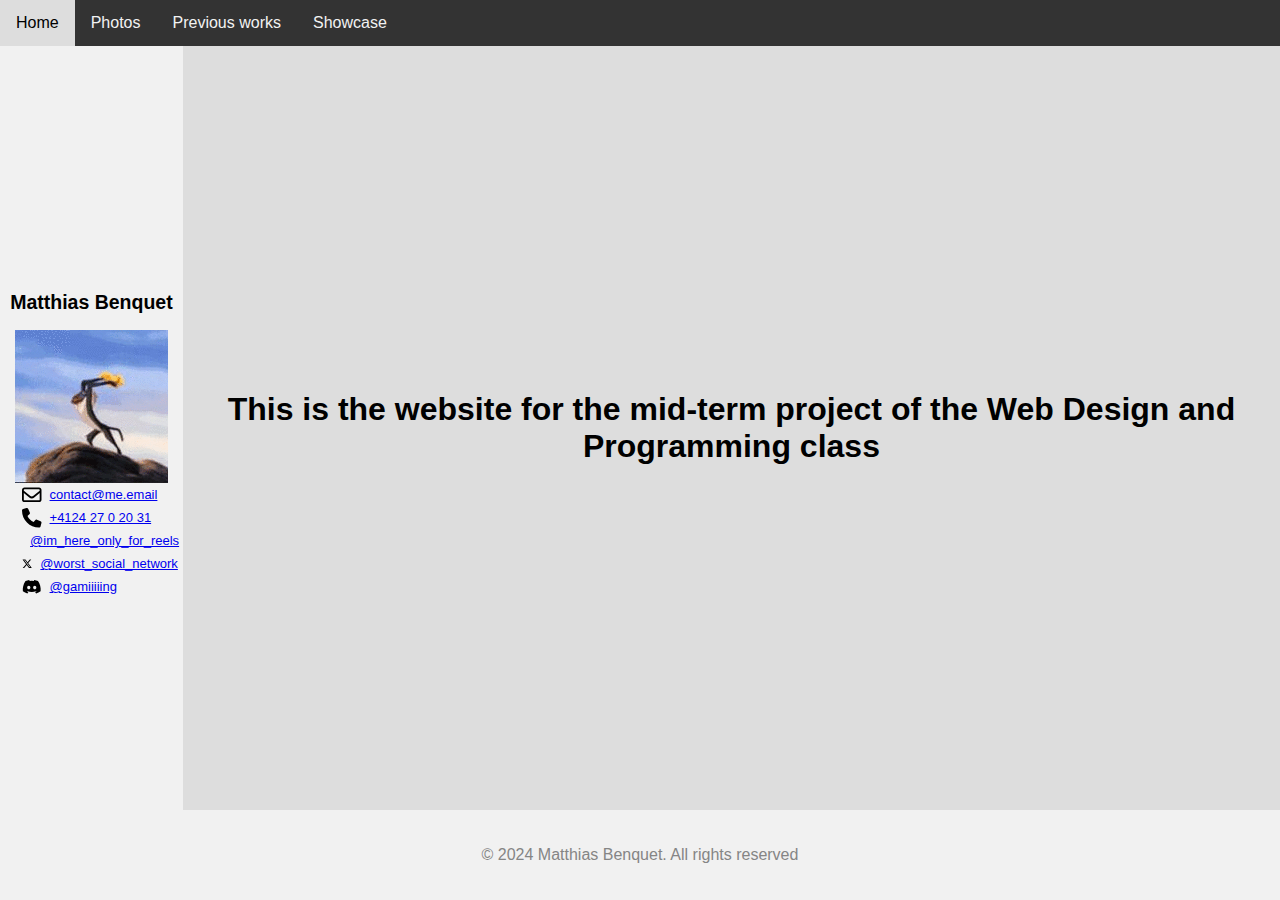
<file: index.html>
<!DOCTYPE html>
<html lang="en">
<head>
    <title>Midterm project</title>
    <meta charset="utf-8">
    <meta name="viewport" content="width=device-width, initial-scale=1">
    <link rel="stylesheet" href="style.css">
    <script>
        function to_gif() {
            document.getElementById("rafiki_pp").src = "images/rafiki_pp.gif";
        }
        function to_png() {
            document.getElementById("rafiki_pp").src = "images/rafiki_pp.png";
        }
    </script>
</head>
<body>
    <div id="container">

        <div class="topnav">
            <a href="" class="nav-selected">Home</a>
            <a href="pages/photos.html">Photos</a>
            <a href="pages/previous-works.html">Previous works</a>
            <a href="pages/showcase.html">Showcase</a>
        </div>
        
        <div class="contact-main">

            <div class="contact">
                <h2>Matthias Benquet</h2>
                <img id="rafiki_pp" src="images/rafiki_pp.png" alt="profile picture" onmouseover="this.src = 'images/rafiki_pp.gif'" onmouseleave="this.src = 'images/rafiki_pp.png'">
                <div class="icon-container">
                    <svg xmlns="http://www.w3.org/2000/svg" class="icon" viewBox="0 0 512 512"><path d="M64 112c-8.8 0-16 7.2-16 16v22.1L220.5 291.7c20.7 17 50.4 17 71.1 0L464 150.1V128c0-8.8-7.2-16-16-16H64zM48 212.2V384c0 8.8 7.2 16 16 16H448c8.8 0 16-7.2 16-16V212.2L322 328.8c-38.4 31.5-93.7 31.5-132 0L48 212.2zM0 128C0 92.7 28.7 64 64 64H448c35.3 0 64 28.7 64 64V384c0 35.3-28.7 64-64 64H64c-35.3 0-64-28.7-64-64V128z"/></svg>
                    <a href="https://www.youtube.com/watch?v=dQw4w9WgXcQ" target="_blank">contact@me.email</a>
                </div>
                <div class="icon-container">
                    <svg xmlns="http://www.w3.org/2000/svg" class="icon" viewBox="0 0 512 512"><path d="M164.9 24.6c-7.7-18.6-28-28.5-47.4-23.2l-88 24C12.1 30.2 0 46 0 64C0 311.4 200.6 512 448 512c18 0 33.8-12.1 38.6-29.5l24-88c5.3-19.4-4.6-39.7-23.2-47.4l-96-40c-16.3-6.8-35.2-2.1-46.3 11.6L304.7 368C234.3 334.7 177.3 277.7 144 207.3L193.3 167c13.7-11.2 18.4-30 11.6-46.3l-40-96z"/></svg>
                    <a href="https://www.youtube.com/shorts/O1PkhMFgbxU" target="_blank">+4124 27 0 20 31</a>
                </div>
                <div class="icon-container">
                    <svg xmlns="http://www.w3.org/2000/svg" class="icon" viewBox="0 0 448 512"><path d="M224.1 141c-63.6 0-114.9 51.3-114.9 114.9s51.3 114.9 114.9 114.9S339 319.5 339 255.9 287.7 141 224.1 141zm0 189.6c-41.1 0-74.7-33.5-74.7-74.7s33.5-74.7 74.7-74.7 74.7 33.5 74.7 74.7-33.6 74.7-74.7 74.7zm146.4-194.3c0 14.9-12 26.8-26.8 26.8-14.9 0-26.8-12-26.8-26.8s12-26.8 26.8-26.8 26.8 12 26.8 26.8zm76.1 27.2c-1.7-35.9-9.9-67.7-36.2-93.9-26.2-26.2-58-34.4-93.9-36.2-37-2.1-147.9-2.1-184.9 0-35.8 1.7-67.6 9.9-93.9 36.1s-34.4 58-36.2 93.9c-2.1 37-2.1 147.9 0 184.9 1.7 35.9 9.9 67.7 36.2 93.9s58 34.4 93.9 36.2c37 2.1 147.9 2.1 184.9 0 35.9-1.7 67.7-9.9 93.9-36.2 26.2-26.2 34.4-58 36.2-93.9 2.1-37 2.1-147.8 0-184.8zM398.8 388c-7.8 19.6-22.9 34.7-42.6 42.6-29.5 11.7-99.5 9-132.1 9s-102.7 2.6-132.1-9c-19.6-7.8-34.7-22.9-42.6-42.6-11.7-29.5-9-99.5-9-132.1s-2.6-102.7 9-132.1c7.8-19.6 22.9-34.7 42.6-42.6 29.5-11.7 99.5-9 132.1-9s102.7-2.6 132.1 9c19.6 7.8 34.7 22.9 42.6 42.6 11.7 29.5 9 99.5 9 132.1s2.7 102.7-9 132.1z"/></svg>
                    <a href="https://www.youtube.com/watch?v=7m1nUXFmtn4" target="_blank">@im_here_only_for_reels</a>
                </div>
                <div class="icon-container">
                    <svg xmlns="http://www.w3.org/2000/svg" class="icon" viewBox="0 0 512 512"><path d="M389.2 48h70.6L305.6 224.2 487 464H345L233.7 318.6 106.5 464H35.8L200.7 275.5 26.8 48H172.4L272.9 180.9 389.2 48zM364.4 421.8h39.1L151.1 88h-42L364.4 421.8z"/></svg>
                    <a href="https://www.youtube.com/watch?v=UQK5VcP72VA" target="_blank">@worst_social_network</a>
                </div>
                <div class="icon-container">
                    <svg xmlns="http://www.w3.org/2000/svg" class="icon" viewBox="0 0 640 512"><path d="M524.5 69.8a1.5 1.5 0 0 0 -.8-.7A485.1 485.1 0 0 0 404.1 32a1.8 1.8 0 0 0 -1.9 .9 337.5 337.5 0 0 0 -14.9 30.6 447.8 447.8 0 0 0 -134.4 0 309.5 309.5 0 0 0 -15.1-30.6 1.9 1.9 0 0 0 -1.9-.9A483.7 483.7 0 0 0 116.1 69.1a1.7 1.7 0 0 0 -.8 .7C39.1 183.7 18.2 294.7 28.4 404.4a2 2 0 0 0 .8 1.4A487.7 487.7 0 0 0 176 479.9a1.9 1.9 0 0 0 2.1-.7A348.2 348.2 0 0 0 208.1 430.4a1.9 1.9 0 0 0 -1-2.6 321.2 321.2 0 0 1 -45.9-21.9 1.9 1.9 0 0 1 -.2-3.1c3.1-2.3 6.2-4.7 9.1-7.1a1.8 1.8 0 0 1 1.9-.3c96.2 43.9 200.4 43.9 295.5 0a1.8 1.8 0 0 1 1.9 .2c2.9 2.4 6 4.9 9.1 7.2a1.9 1.9 0 0 1 -.2 3.1 301.4 301.4 0 0 1 -45.9 21.8 1.9 1.9 0 0 0 -1 2.6 391.1 391.1 0 0 0 30 48.8 1.9 1.9 0 0 0 2.1 .7A486 486 0 0 0 610.7 405.7a1.9 1.9 0 0 0 .8-1.4C623.7 277.6 590.9 167.5 524.5 69.8zM222.5 337.6c-29 0-52.8-26.6-52.8-59.2S193.1 219.1 222.5 219.1c29.7 0 53.3 26.8 52.8 59.2C275.3 311 251.9 337.6 222.5 337.6zm195.4 0c-29 0-52.8-26.6-52.8-59.2S388.4 219.1 417.9 219.1c29.7 0 53.3 26.8 52.8 59.2C470.7 311 447.5 337.6 417.9 337.6z"/></svg>
                    <a href="https://upload.wikimedia.org/wiktionary/en/a/a5/Shocked_Pikachu.png" target="_blank">@gamiiiiing</a>
                </div>
            </div>
        </div>
        <div class="content index-content">
            <h1>This is the website for the mid-term project of the Web Design and Programming class</h1>
        </div>
        
        <div class="footer">
            <p>&copy 2024 Matthias Benquet. All rights reserved</p>
        </div>
    </div>
    
</body>
</html>
</file>
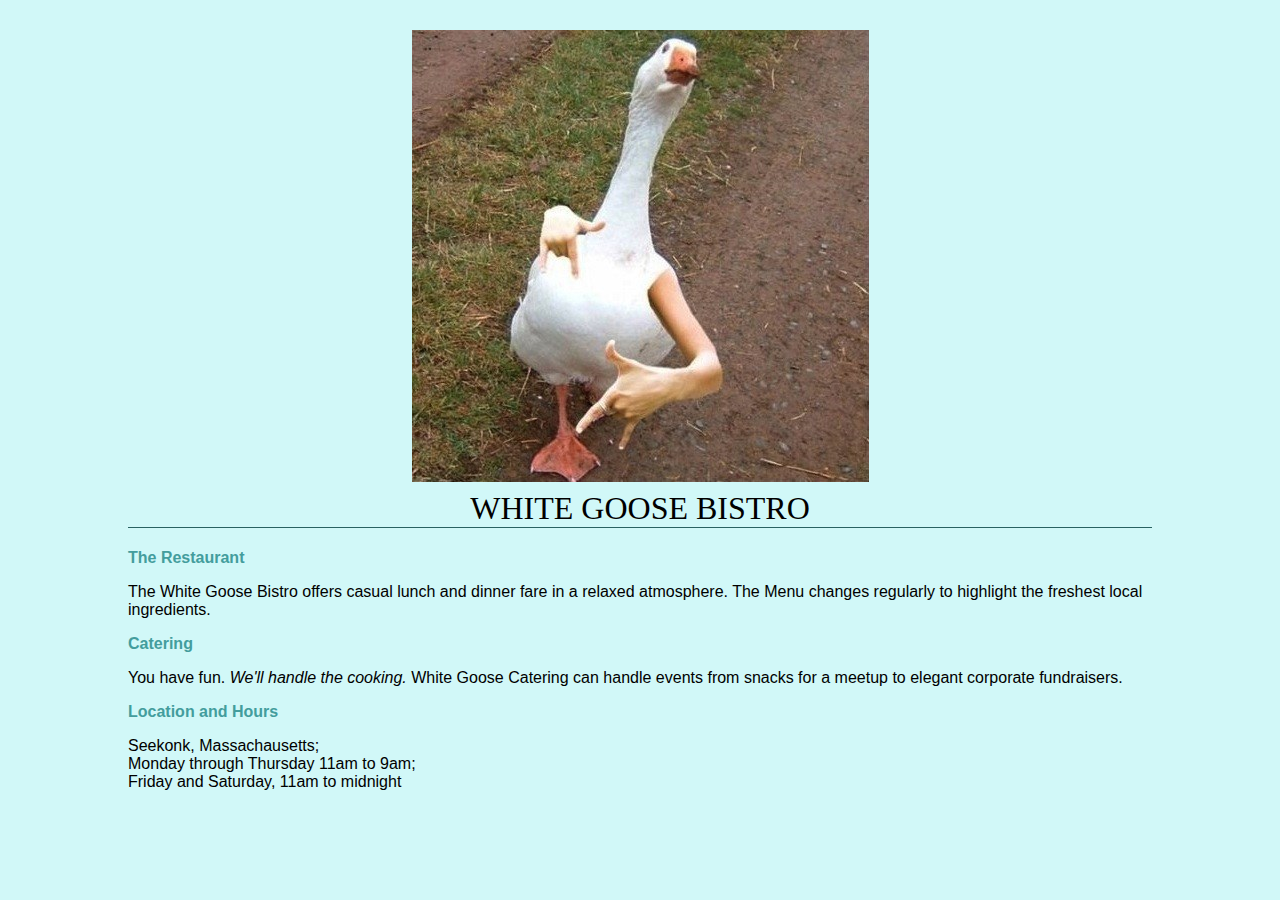
<file: white-goose-bistro/index.html>
<!DOCTYPE html>
<html>
<head>
<meta charset="utf-8">
<title>White Goose Bistro</title>
<style>
  body {
    background-color: #D1F8F8;
    margin: 0 10%;
    font-family: sans-serif;
  }
  h1 {
    text-align: center;
    font-family: serif;
    font-weight: normal;
    text-transform: uppercase;
    border-bottom: 1px solid #296262;
    margin-top: 30px;
  }
  h2 {
    color: #439D9D;
    font-size: 1em;
  }
</style>
</head>
<body>
<h1><img src="word-to-your-mothergoose.jfif" alt="logo"><br>White Goose Bistro</h1>

<h2>The Restaurant</h2>
<p>The White Goose Bistro offers casual lunch and dinner fare in a relaxed
atmosphere. The Menu changes regularly to highlight the freshest local
ingredients.</p>

<h2>Catering</h2>
<p>You have fun. <em>We'll handle the cooking.</em> White Goose Catering can handle
events from snacks for a meetup to elegant corporate fundraisers.</p>

<h2>Location and Hours</h2>
<p>Seekonk, Massachausetts;<br>
Monday through Thursday 11am to 9am;<br> Friday and Saturday, 11am to midnight</p>
</body>
</html>
</file>
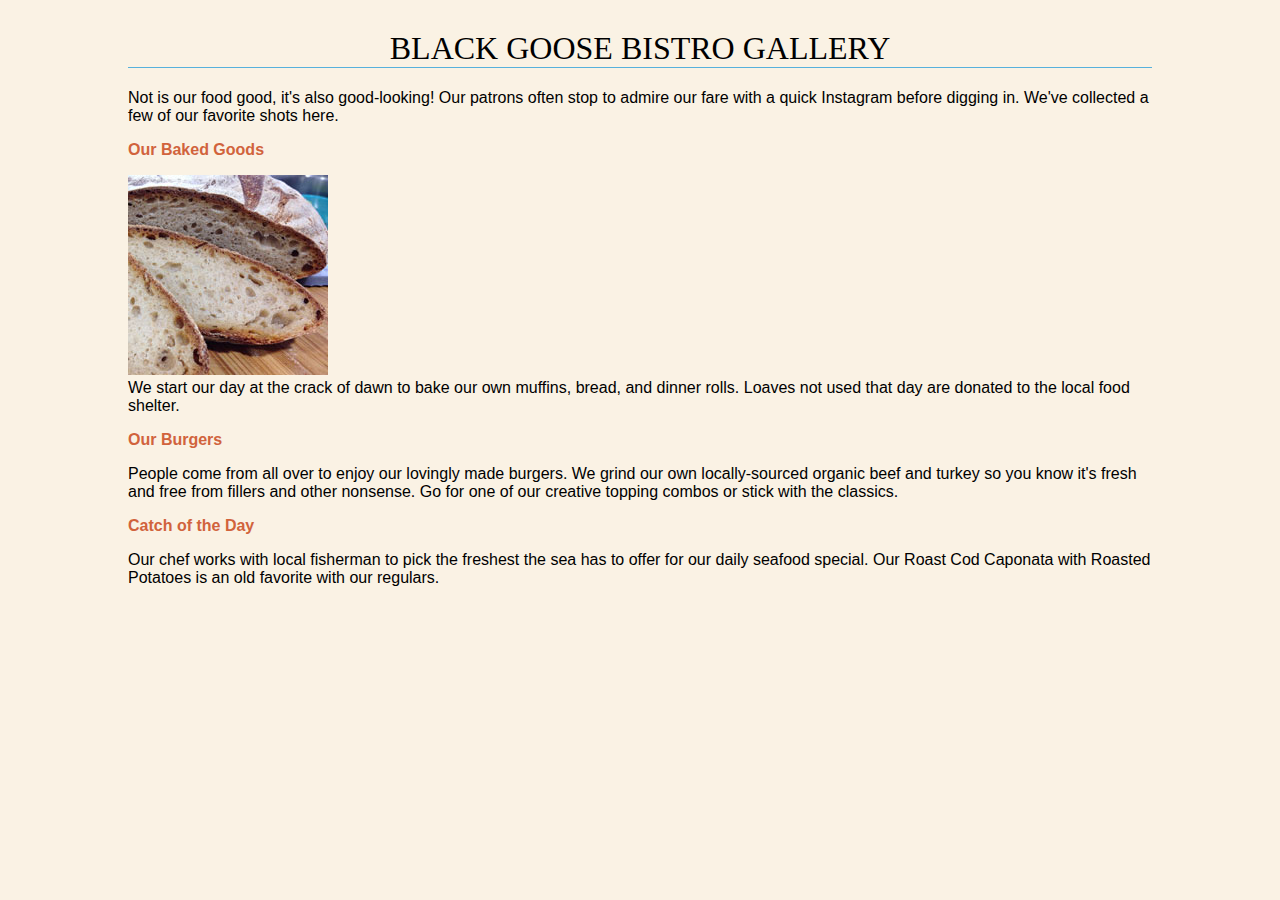
<file: class2/gallery/index.html>
<!doctype html>
<html>
<head>
<meta charset="UTF-8">
<title>Black Goose Bistro Gallery</title>
<style>
body {
  background-color: #faf2e4;
  margin: 0 10%;
  font-family: sans-serif;
  }

h1 {
  text-align: center;
  font-family: serif;
  font-weight: normal;
  text-transform: uppercase;
  border-bottom: 1px solid #57b1dc;
  margin-top: 30px;
}

h2 {
  color: #d1633c;
  font-size: 1em;
}

</style>

</head>

<body>


<h1>Black Goose Bistro Gallery</h1>
<p>Not is our food good, it's also good-looking! Our patrons often stop to admire our fare with a quick Instagram before digging in. We've collected a few of our favorite shots here.</p>

<h2>Our Baked Goods</h2>
<p><a href="bread.html"><img src="thumbnails/bread-200.jpg" alt="close-up of sliced rustic bread"></a><br>
We start our day at the crack of dawn to bake our own muffins, bread, and dinner rolls. Loaves not used that day are donated to the local food shelter. </p>

<h2>Our Burgers</h2>
<p>People come from all over to enjoy our lovingly made burgers. We grind our own locally-sourced organic beef and turkey so you know it's fresh and free from fillers and other nonsense. Go for one of our creative topping combos or stick with the classics. </p>

<h2>Catch of the Day</h2>
<p>Our chef works with local fisherman to pick the freshest the sea has to offer for our daily seafood special. Our Roast Cod Caponata with Roasted Potatoes is an old favorite with our regulars.</p>



</body>
</html>
</file>
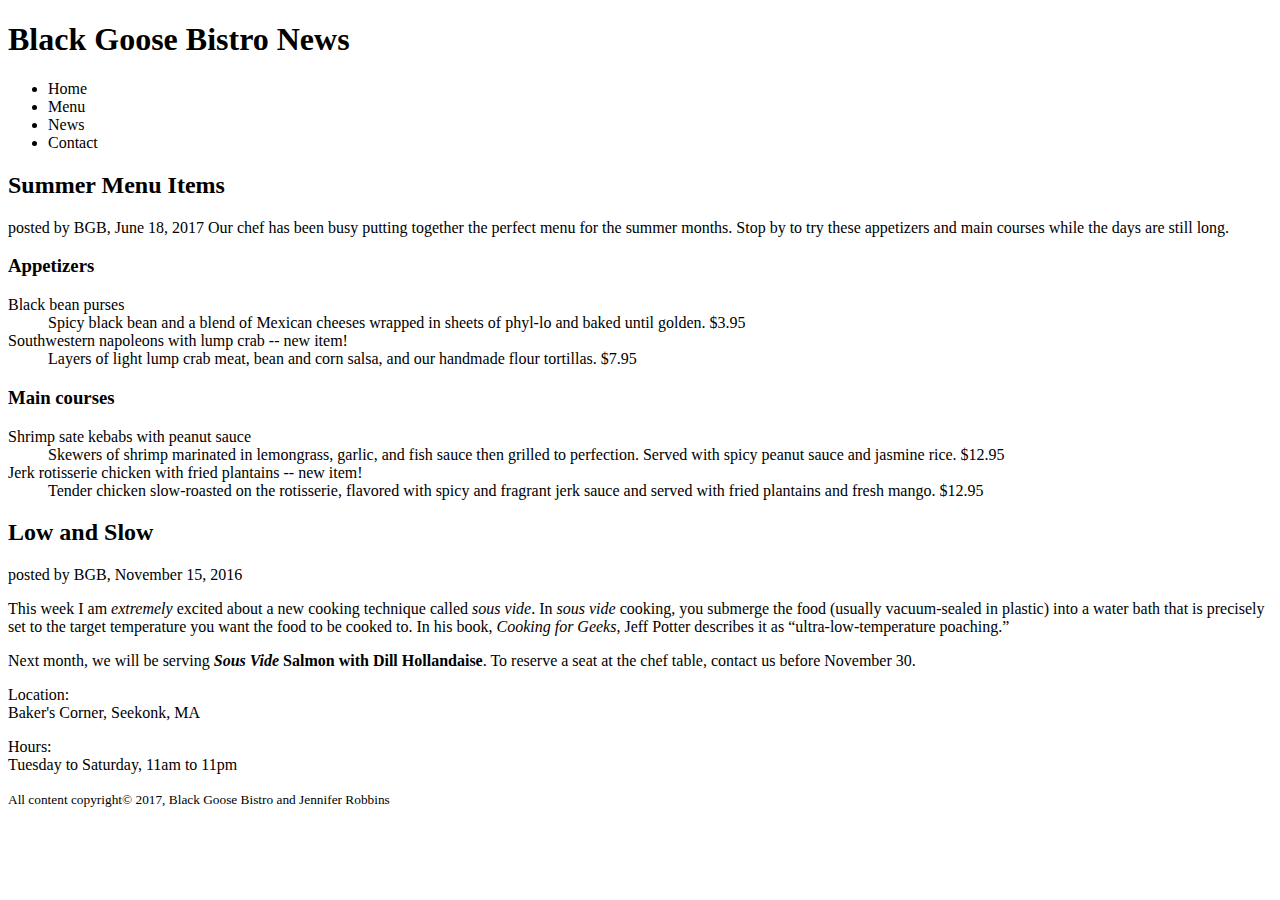
<file: class2/part1/index.html>
<!DOCTYPE html>
<html lang="en">
    <head>
        <meta charset="UTF-8">
        <title>The Black Goose Bistro News</title>
    </head>
    <style>
        #copyright {
            font-size: 0.8em;
        }
    </style>
    <body>
        <h1>Black Goose Bistro News</h1>

        <ul>
            <li>Home</li>
            <li>Menu</li>
            <li>News</li>
            <li>Contact</li>
        </ul>

        <article>
            <h2>Summer Menu Items</h2>
            posted by BGB, June 18, 2017
            Our chef has been busy putting together the perfect menu for the summer months. Stop by to try these appetizers and main courses while the days are still long.
            
            <h3>Appetizers</h3>
            <dl>
                <dt>Black bean purses</dt>
                <dd>Spicy black bean and a blend of Mexican cheeses wrapped in sheets of phyl-lo and baked until golden. $3.95</dd>
                
                <dt>Southwestern napoleons with lump crab -- new item!</dt>
                <dd>Layers of light lump crab meat, bean and corn salsa, and our handmade flour tortillas. $7.95</dd>
            </dl>
            
            <h3>Main courses</h3>
            <dl>
                <dt>Shrimp sate kebabs with peanut sauce</dt>
                <dd>Skewers of shrimp marinated in lemongrass, garlic, and fish sauce then grilled to perfection. Served with spicy peanut sauce and jasmine rice. $12.95</dd>
                
                <dt>Jerk rotisserie chicken with fried plantains -- new item!</dt>
                <dd>Tender chicken slow-roasted on the rotisserie, flavored with spicy and fragrant jerk sauce and served with fried plantains and fresh mango. $12.95</dd>
            </dl>
        </article>

        <article>
            <h2>Low and Slow</h2>
            posted by BGB, November 15, 2016
            <p>This week I am <em>extremely</em> excited about a new cooking technique called <dfn><i>sous vide</i></dfn>. In <i>sous vide</i> cooking, you submerge the food (usually vacuum-sealed in plastic) into a water bath that is precisely set to the target temperature you want the food to be cooked to. In his book, <cite>Cooking for Geeks</cite>, Jeff Potter describes it as <q>ultra-low-temperature poaching.</q></p>
            
            <p>Next month, we will be serving <b><i>Sous Vide</i> Salmon with Dill Hollandaise</b>. To reserve a seat at the chef table, contact us before <time datetime="20161130">November 30</time>.</p>
        </article>
            
            <footer>
                <div id="about.">
                    <p>Location:<br> Baker's Corner, Seekonk, MA</p>
                    <p>Hours:<br> Tuesday to Saturday, <time>11am</time> to <time>11pm</time></p>
                </div>
                
                <small>All content copyright&copy 2017, Black Goose Bistro and Jennifer Robbins</su>
            </footer>
    </body>
</html>
</file>
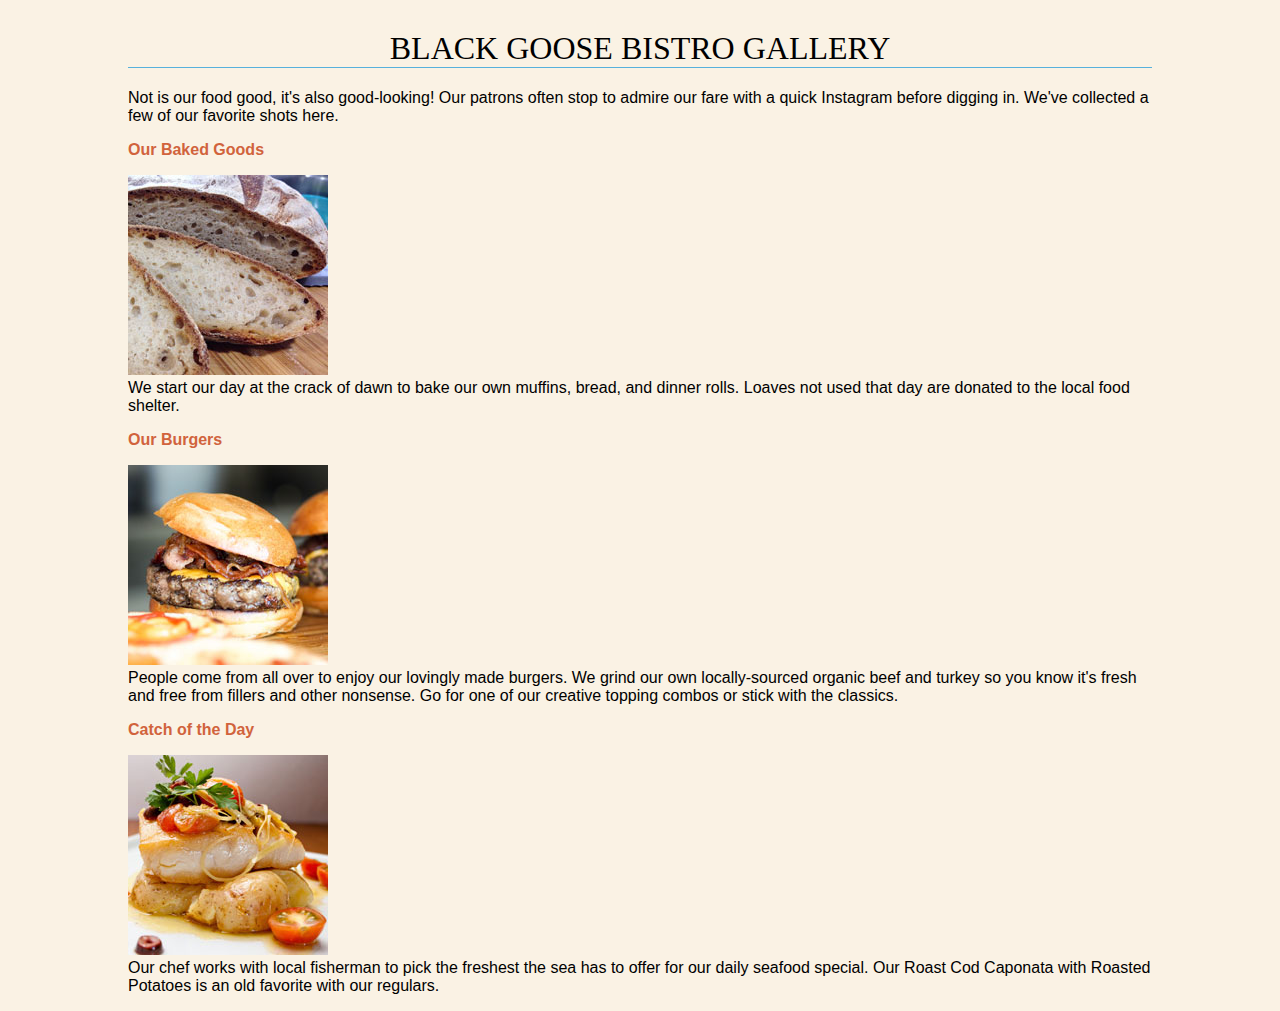
<file: class2/part2/index.html>
<!doctype html>
<html>
<head>
<meta charset="UTF-8">
<title>Black Goose Bistro Gallery</title>
<style>
body {
  background-color: #faf2e4;
  margin: 0 10%;
  font-family: sans-serif;
  }

h1 {
  text-align: center;
  font-family: serif;
  font-weight: normal;
  text-transform: uppercase;
  border-bottom: 1px solid #57b1dc;
  margin-top: 30px;
}

h2 {
  color: #d1633c;
  font-size: 1em;
}

</style>

</head>

<body>


<h1>Black Goose Bistro Gallery</h1>
<p>Not is our food good, it's also good-looking! Our patrons often stop to admire our fare with a quick Instagram before digging in. We've collected a few of our favorite shots here.</p>

<h2>Our Baked Goods</h2>
<p><a href="bread.html"><img src="thumbnails/bread-200.jpg" alt="close-up of sliced rustic bread"></a><br>
We start our day at the crack of dawn to bake our own muffins, bread, and dinner rolls. Loaves not used that day are donated to the local food shelter. </p>

<h2>Our Burgers</h2>
<p><a href="burgers.html"><img src="thumbnails/burgers-200.jpg" alt="close-up of burger"></a><br>
People come from all over to enjoy our lovingly made burgers. We grind our own locally-sourced organic beef and turkey so you know it's fresh and free from fillers and other nonsense. Go for one of our creative topping combos or stick with the classics. </p>

<h2>Catch of the Day</h2>
<p><a href="fish.html"><img src="thumbnails/fish-200.jpg" alt="close-up of fish"></a><br>
Our chef works with local fisherman to pick the freshest the sea has to offer for our daily seafood special. Our Roast Cod Caponata with Roasted Potatoes is an old favorite with our regulars.</p>



</body>
</html>
</file>
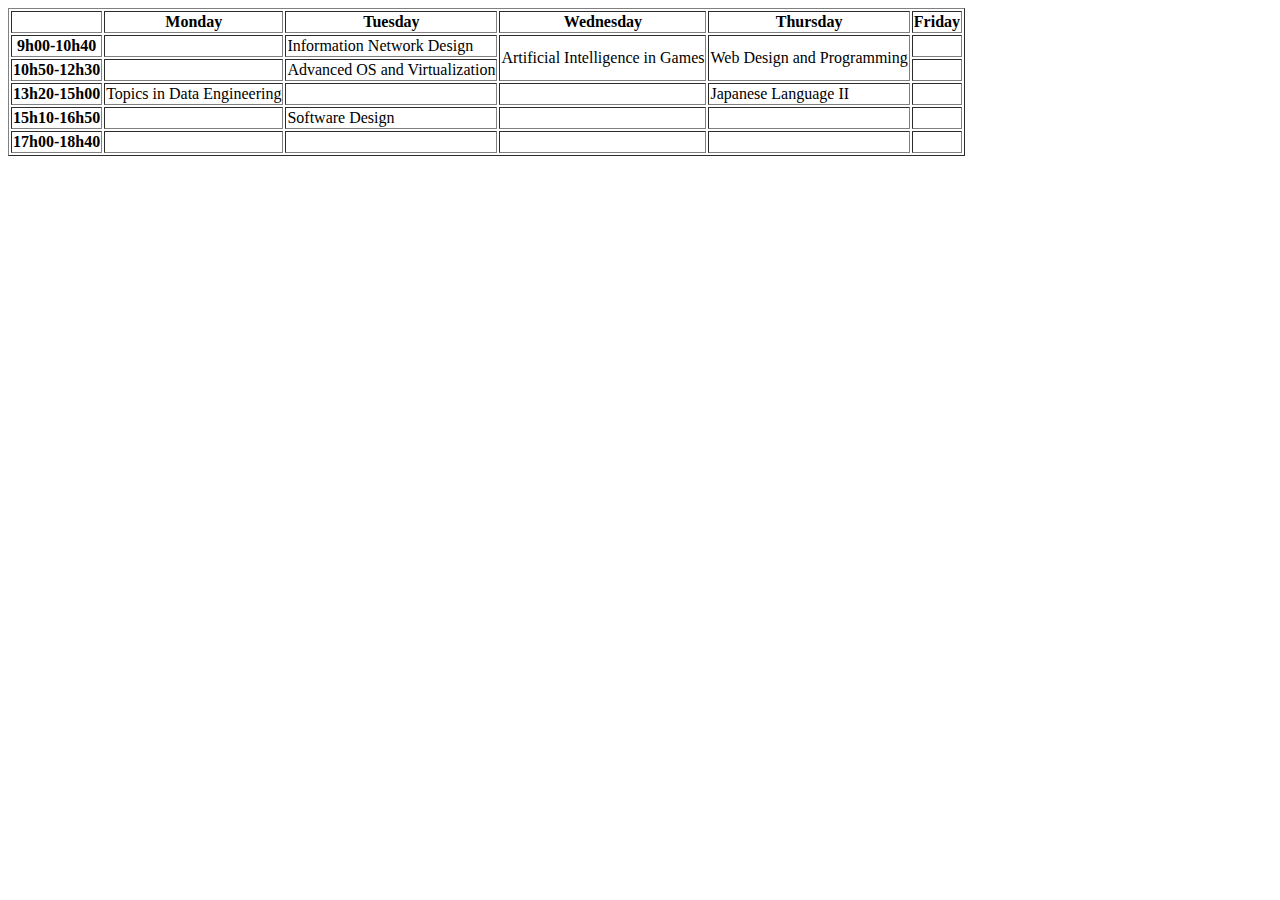
<file: class2/part3/index.html>
<html lang="en">
<head>
    <meta charset="UTF-8">
    <title>My Time Table</title>
</head>
<body>
    <table border="1">
        <tr>
            <th></th>
            <th>Monday</th>
            <th>Tuesday</th>
            <th>Wednesday</th>
            <th>Thursday</th>
            <th>Friday</th>
        </tr>
        <tr>
            <th>9h00-10h40</th>
            <td></td>
            <td>Information Network Design</td>
            <td rowspan="2">Artificial Intelligence in Games</td>
            <td rowspan="2">Web Design and Programming</td>
            <td></td>
        </tr>
        <tr>
            <th>10h50-12h30</th>
            <td></td>
            <td>Advanced OS and Virtualization</td>
            <td></td>
        </tr>
        <tr>
            <th>13h20-15h00</th>
            <td>Topics in Data Engineering</td>
            <td></td>
            <td></td>
            <td>Japanese Language II</td>
            <td></td>
        </tr>
        <tr>
            <th>15h10-16h50</th>
            <td></td>
            <td>Software Design</td>
            <td></td>
            <td></td>
            <td></td>
        </tr>
        <tr>
            <th>17h00-18h40</th>
            <td></td>
            <td></td>
            <td></td>
            <td></td>
            <td></td>
        </tr>
    </table>
</body>
</html>
</file>
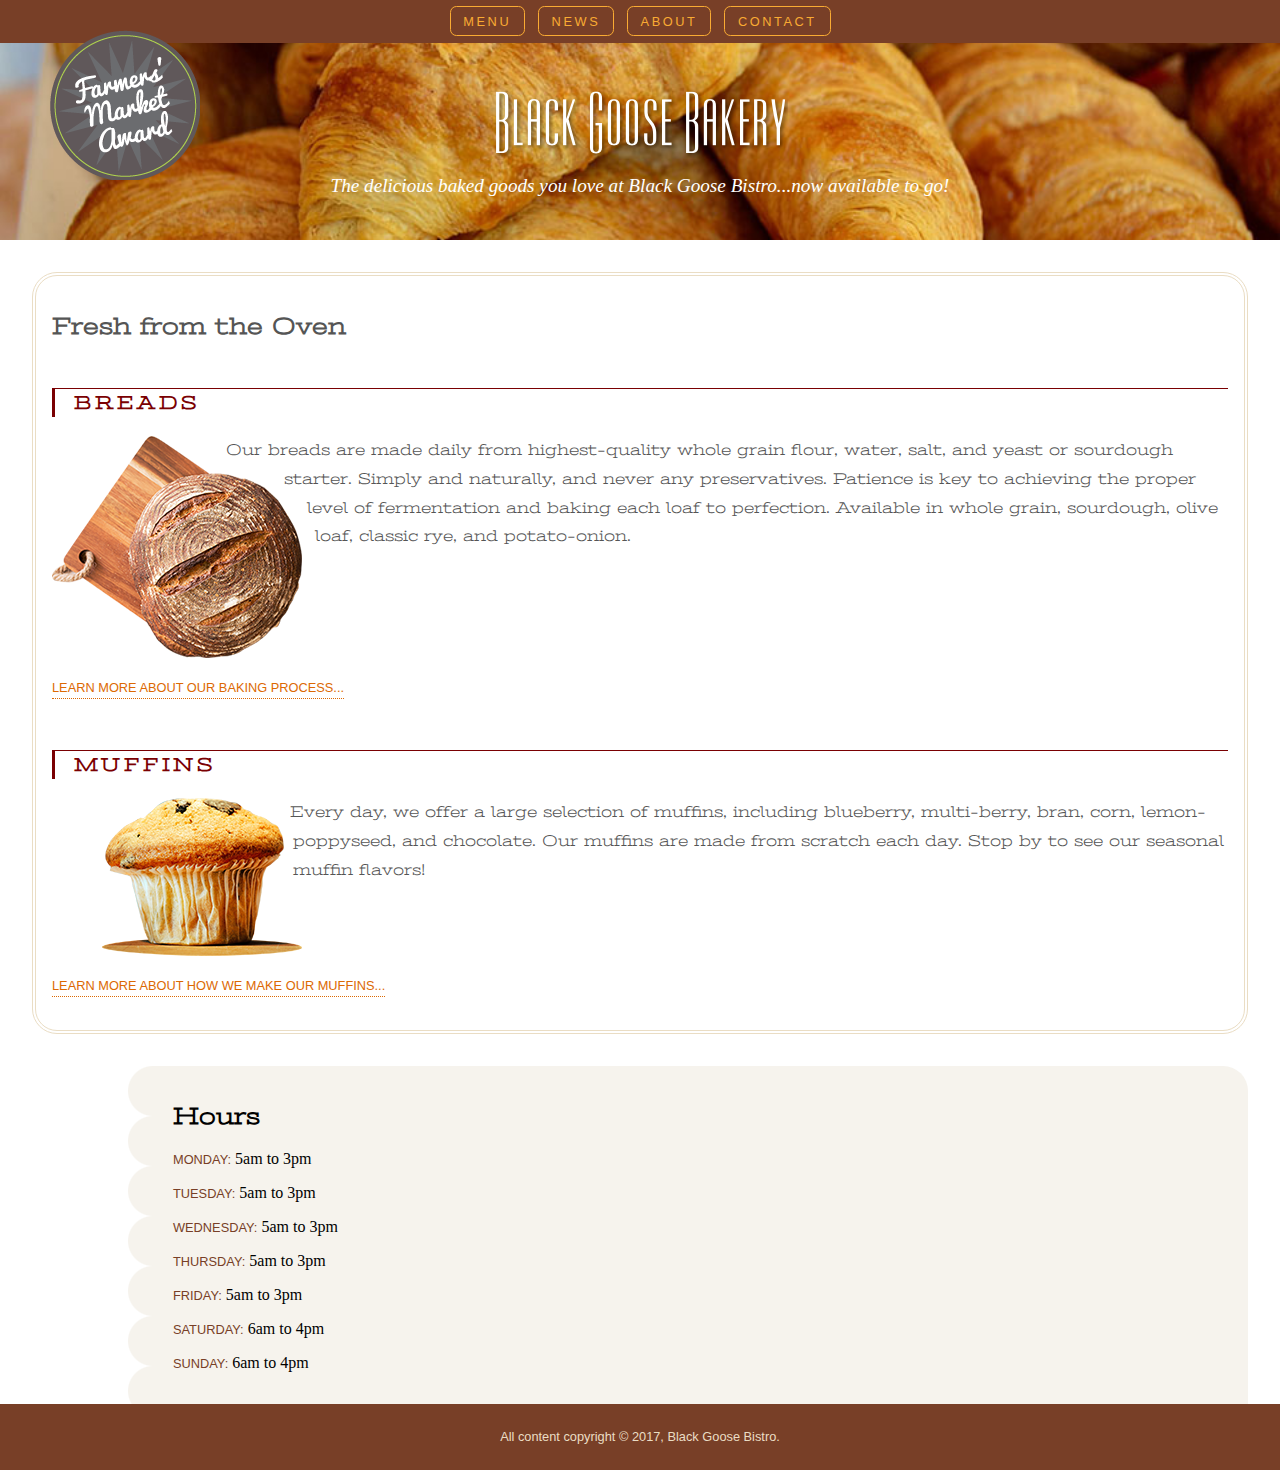
<file: class3/material/part4/index.html>
<!--This is for in class exercise, class 4 part 1 and part 4-->

<!doctype html>
<html>
<head>
<meta charset="UTF-8">
<title>Black Goose Bakery</title>
<meta name="viewport" content="width=device-width, initial-scale=1">
<link href="https://fonts.googleapis.com/css?family=Stint+Ultra+Expanded" rel="stylesheet">
<style>
@import url(bakery-styles.css);
</style>

</head>

<body>

<header>
  <nav>
    <ul>
      <li><a href="">Menu</a></li>
      <li><a href="">News</a></li>
      <li><a href="">About</a></li>
      <li><a href="">Contact</a></li>
    </ul>
  </nav>
  <h1><img src="images/bgb_logo.png" alt="Black Goose Bakery"></h1>
  <p>The delicious baked goods you love at Black Goose Bistro...now available to go!</p>
</header>

<main>
  <h2>Fresh from the Oven</h2>
  <h3>Breads</h3>
  <p><img src="images/bread.png" alt="round loaf of bread on cutting board"> Our breads are made daily from highest-quality whole grain flour, water, salt, and yeast or sourdough starter. Simply and naturally, and never any preservatives. Patience is key to achieving the proper level of fermentation and baking each loaf to perfection. Available in whole grain, sourdough, olive loaf, classic rye, and potato-onion.</p>
  <p class="more"><a href="">Learn more about our baking process...</a></p>

  <h3>Muffins</h3>
  <p><img src="images/muffin.png" alt="one chocolate chip muffin"> Every day, we offer a large selection of muffins, including blueberry, multi-berry, bran, corn, lemon-poppyseed, and chocolate. Our muffins are made from scratch each day. Stop by to see our seasonal muffin flavors!</p>
  <p class="more"><a href="">Learn more about how we make our muffins...</a></p>
</main>

<aside>
  <h2>Hours</h2>
  <p><span class="day">Monday:</span> 5am to 3pm</p>
  <p><span class="day">Tuesday:</span> 5am to 3pm</p>
  <p><span class="day">Wednesday:</span> 5am to 3pm</p>
  <p><span class="day">Thursday:</span> 5am to 3pm</p>
  <p><span class="day">Friday:</span> 5am to 3pm</p>
  <p><span class="day">Saturday:</span> 6am to 4pm</p>
  <p><span class="day">Sunday:</span> 6am to 4pm</p>
</aside>

<footer>
<p>All content copyright &copy; 2017, Black Goose Bistro.</p>
  <div id="award">
    <img src="images/award.png" alt="Farmers' Market Award">
  </div>
</footer>


</body>
</html>
</file>
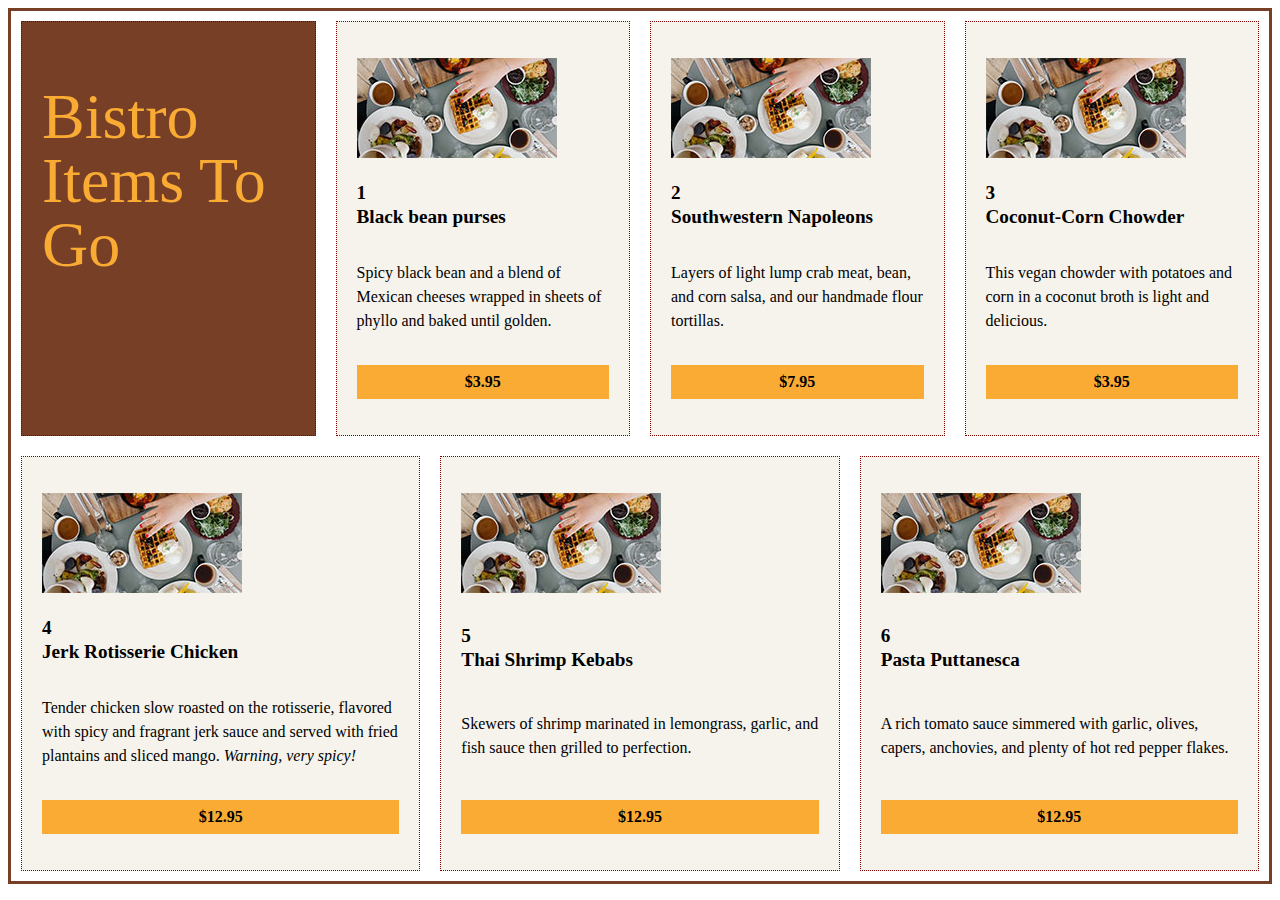
<file: class3/material/part5/index.html>
<!--This is for in class exercise, class 4 part 2-->

<!doctype html>
<html>
<head>
<meta charset="UTF-8">
<title>Flexbox Product Listing Exercise</title>

<style>
html {
  box-sizing: border-box;
}
*, *:before, *:after {
  box-sizing: inherit;
}
body {
  font-family: Georgia, serif;
  line-height: 1.5em;
}
h1 {
  font-size: 4em;
  font-weight: normal;
}
h2 {
  font-size: 1.2em;
  margin-top: 0;
}
#menu {
  border: 3px solid #783F27;
  display: flex;
  flex-wrap: wrap;
}
section {
  background: #F6F3ED;
  margin: 10px;
  padding: 20px;
  border: 1px dotted maroon;
  width: 240px;
  display: flex;
  flex-direction: column;
  justify-content: space-between;
  flex: 1 1 auto;
}
.photo {
  order: -1;
}
.title {
  background-color: #783F27;
  color: #F9AB33;
  line-height: 4em;
}
.price {
  font-weight: bold;
  background: #F9AB33;
  padding: 5px;
  width: 100%;
  text-align: center;
}
</style>

</head>

<body>
<div id="menu">
<section class="title">
<h1>Bistro Items To Go</h1>
</section>

<section class="dish">
<h2>1<br>Black bean purses</h2>
<p class="info">Spicy black bean and a blend of Mexican cheeses wrapped in sheets of phyllo and baked until golden.</p>
<p class="photo"><img src="table.jpg" alt=""></p>
<p class="price">$3.95</p>
</section>

<section class="dish">
<h2>2<br>Southwestern Napoleons</h2>
<p class="info">Layers of light lump crab meat, bean, and corn salsa, and our handmade flour tortillas.</p>
<p class="photo"><img src="table.jpg" alt=""></p>
<p class="price">$7.95</p>
</section>

<section class="dish">
<h2>3<br>Coconut-Corn Chowder</h2>
<p class="info">This vegan chowder with potatoes and corn in a coconut broth is light and delicious.</p>
<p class="photo"><img src="table.jpg" alt=""></p>
<p class="price">$3.95</p>
</section>

<section class="dish">
<h2>4<br>Jerk Rotisserie Chicken</h2>
<p class="info">Tender chicken slow roasted on the rotisserie, flavored with spicy and fragrant jerk sauce and served with fried plantains and sliced mango. <em>Warning, very spicy!</em></p>
<p class="photo"><img src="table.jpg" alt=""></p>
<p class="price">$12.95</p>
</section>

<section class="dish">
<h2>5<br>Thai Shrimp Kebabs</h2>
<p class="info">Skewers of shrimp marinated in lemongrass, garlic, and fish sauce then grilled to perfection.</p>
<p class="photo"><img src="table.jpg" alt=""></p>
<p class="price">$12.95</p>
</section>

<section class="dish">
<h2>6<br>Pasta Puttanesca</h2>
<p class="info">A rich tomato sauce simmered with garlic, olives, capers, anchovies, and plenty of hot red pepper flakes.</p>
<p class="photo"><img src="table.jpg" width="200" height="100" alt=""></p>
<p class="price">$12.95</p>
</section>


</div>

</body>
</html>
</file>
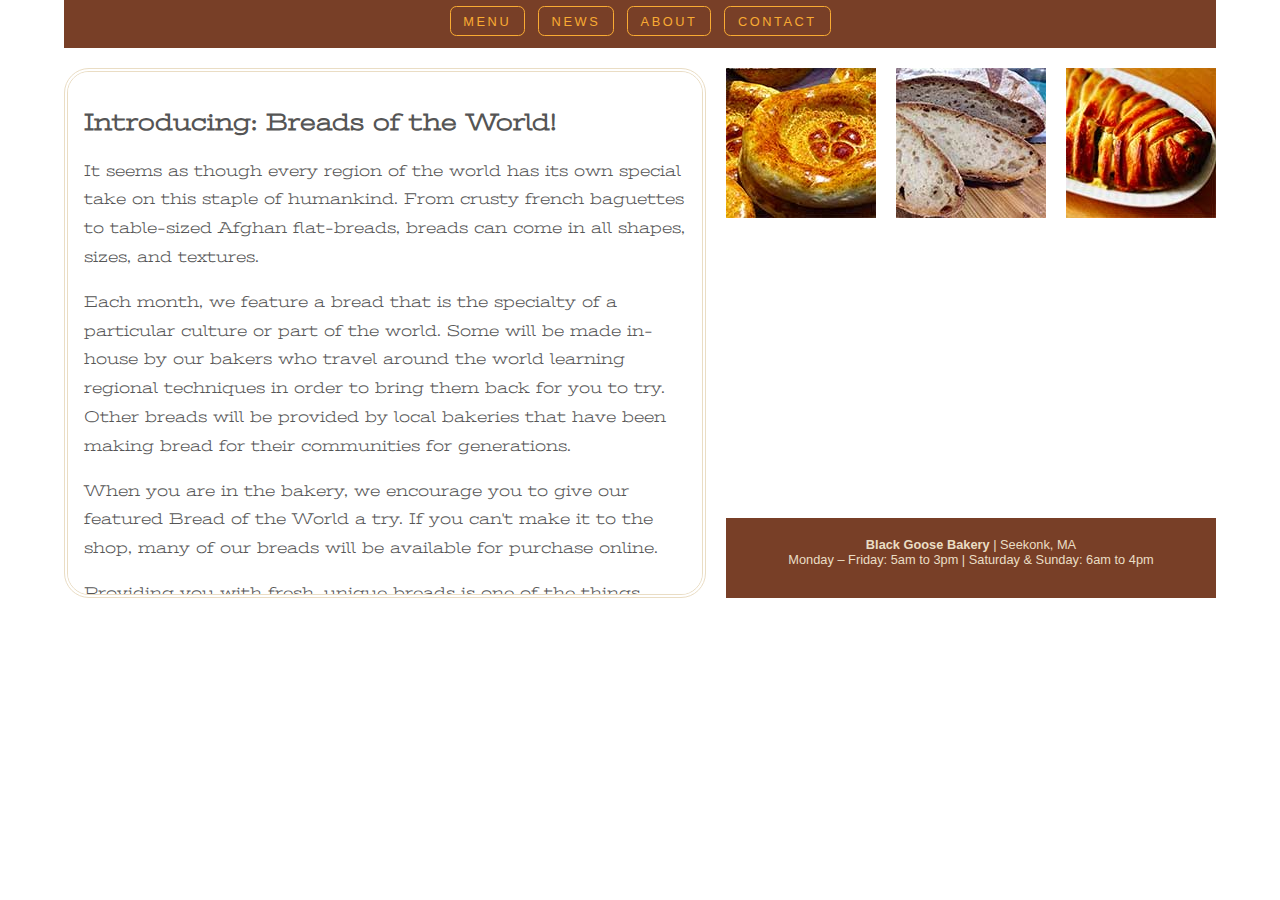
<file: class3/material/part6/index.html>
<!--This is for in class exercise, class 4 part 3-->


<!doctype html>
<html>
<head>
<meta charset="UTF-8">
<title>Black Goose Bakery Grid</title>
<link href="https://fonts.googleapis.com/css?family=Stint+Ultra+Expanded" rel="stylesheet">
<style>

html {
  box-sizing: border-box;
}
* {
  box-sizing: inherit;
}
body {
  font-family: Georgia, serif;
  font-size: 100%;
  background-color: white;
  margin: 0;
}

/* GRID STYLES START HERE */
#layout {
  margin-left: 5%;
  margin-right: 5%;
  display: grid;
  grid-template-rows: 3em 20px [main-start] 150px 300px 5em [main-end];
  grid-template-columns: [main-start] 1fr [main-end] repeat(3, 20px 150px);
}

nav {
  grid-row-start: 1;
  grid-row-end: 2;
  grid-column-start: 1;
  grid-column-end: 8;
}

#figC {
  grid-row: 3 / 4;
  grid-column: span 1 / -1;
}

#figA {
  grid-area: 3 / 3 / 4 / 4;
}

#figB {
  grid-area: 3 / 5 / 4 / 6;
}

main {
  grid-area: main;
  overflow: scroll;
}

footer {
  grid-row: span 1 / -1;
  grid-column: span 5 / -1;
}

/* VISUAL STYLES START HERE */

/* link styles */
a:link, a:visited { color: #DC6903; }
a:focus, a:hover, a:active { color: #F9AB33; }

a {
  text-decoration: none;
  border-bottom: 1px dotted;
  padding-bottom: .2em;
}



/* nav styles */
nav, footer {
  font-family: verdana, sans-serif;
  background-color: #783F27;
}
nav ul li a:link, nav ul li a:visited {
  color: #F9AB33;
}
nav ul li a:focus, nav ul li a:hover, nav ul li a:active {
  color: #fff;
}
nav ul {
  margin: 0;
  padding: 0;
  list-style-type: none;
  display: flex;
  justify-content: center;
}
nav ul li {
  font-size: .8em;
  text-transform: uppercase;
  letter-spacing: .2em;
}
nav ul li a {
  display: block;
  border: 1px solid;
  border-radius: .5em;
  padding: .5em 1em;
  margin: .5em;
}


/* main styles */
main {
  font-family: 'Stint Ultra Expanded', Georgia, serif;
  background-color: white;
  line-height: 1.8em;
  color: #555;
  padding: 1em;
  border: double 4px #EADDC4;
  border-radius: 25px;
}


/* misc styles */

figure {
  margin: 0;
  padding: 0;
   /* clears browser styles for figures */
}

footer {
  color: #EADDC4;
  text-align: center;
  font-size: .8em;
  padding: .5em;
}

</style>
</head>

<body>
<div id="layout">

<nav>
  <ul>
    <li><a href="">Menu</a></li>
    <li><a href="">News</a></li>
    <li><a href="">About</a></li>
    <li><a href="">Contact</a></li>
  </ul>
</nav>

<main>
  <h2>Introducing: Breads of the World!</h2>
  <p>It seems as though every region of the world has its own special take on this staple of humankind. From crusty french baguettes to table-sized Afghan flat-breads, breads can come in all shapes, sizes, and textures.</p>
  <p>Each month, we feature a bread that is the specialty of a particular culture or part of the world. Some will be made in-house by our bakers who travel around the world learning regional techniques in order to bring them back for you to try. Other breads will be provided by local bakeries that have been making bread for their communities for generations.</p>

  <p>When you are in the bakery, we encourage you to give our featured Bread of the World a try. If you can't make it to the shop, many of our breads will be available for purchase online.</p>
  <p>Providing you with fresh, unique breads is one of the things that makes Black Goose Bakery proud.</p>
<!--
<p>Our breads are made daily from highest-quality whole grain flour, water, salt, and yeast or sourdough starter. Simply and naturally, and never any preservatives. Patience is key to achieving the proper level of fermentation and baking each loaf to perfection. Available in whole grain, sourdough, olive loaf, classic rye, and potato-onion.</p>
-->
</main>

<figure id="figA"><img src="images/uzbek_150.jpg"></figure>
<figure id="figB"><img src="images/bread_150.jpg"></figure>
<figure id="figC"><img src="images/braided_150.jpg"></figure>

<footer>
  <p><strong>Black Goose Bakery</strong> | Seekonk, MA <br>
Monday &ndash; Friday: 5am to 3pm | Saturday &amp; Sunday: 6am to 4pm</p>
</footer>

</div>
</body>
</html>
</file>
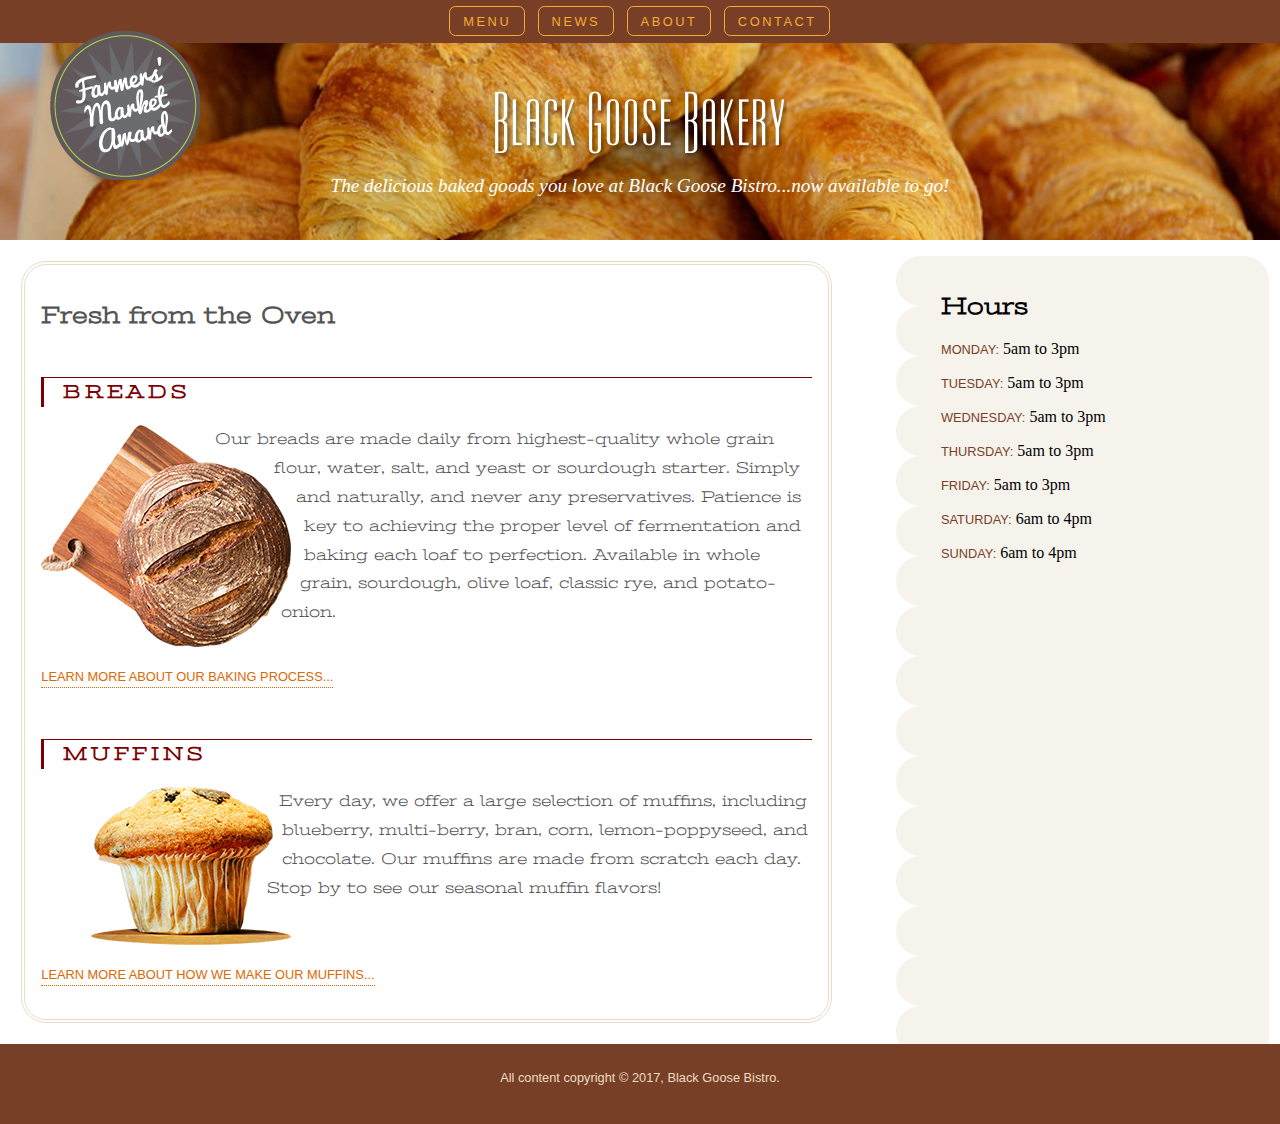
<file: class3/material/part7/index.html>
<!--This is for in class exercise, class 4 part 1 and part 4-->

<!doctype html>
<html>
<head>
<meta charset="UTF-8">
<title>Black Goose Bakery</title>
<meta name="viewport" content="width=device-width, initial-scale=1">
<link href="https://fonts.googleapis.com/css?family=Stint+Ultra+Expanded" rel="stylesheet">
<style>
@import url(bakery-styles.css);
</style>

</head>

<body>
<div id="container">

  <header>
    <nav>
      <ul>
        <li><a href="">Menu</a></li>
        <li><a href="">News</a></li>
        <li><a href="">About</a></li>
        <li><a href="">Contact</a></li>
      </ul>
    </nav>
    <h1><img src="images/bgb_logo.png" alt="Black Goose Bakery"></h1>
    <p>The delicious baked goods you love at Black Goose Bistro...now available to go!</p>
  </header>

  <main>
    <h2>Fresh from the Oven</h2>
    <h3>Breads</h3>
    <p><img src="images/bread.png" alt="round loaf of bread on cutting board"> Our breads are made daily from highest-quality whole grain flour, water, salt, and yeast or sourdough starter. Simply and naturally, and never any preservatives. Patience is key to achieving the proper level of fermentation and baking each loaf to perfection. Available in whole grain, sourdough, olive loaf, classic rye, and potato-onion.</p>
    <p class="more"><a href="">Learn more about our baking process...</a></p>
    
    <h3>Muffins</h3>
    <p><img src="images/muffin.png" alt="one chocolate chip muffin"> Every day, we offer a large selection of muffins, including blueberry, multi-berry, bran, corn, lemon-poppyseed, and chocolate. Our muffins are made from scratch each day. Stop by to see our seasonal muffin flavors!</p>
    <p class="more"><a href="">Learn more about how we make our muffins...</a></p>
  </main>

  <aside>
    <h2>Hours</h2>
    <p><span class="day">Monday:</span> 5am to 3pm</p>
    <p><span class="day">Tuesday:</span> 5am to 3pm</p>
    <p><span class="day">Wednesday:</span> 5am to 3pm</p>
    <p><span class="day">Thursday:</span> 5am to 3pm</p>
    <p><span class="day">Friday:</span> 5am to 3pm</p>
    <p><span class="day">Saturday:</span> 6am to 4pm</p>
    <p><span class="day">Sunday:</span> 6am to 4pm</p>
  </aside>

  <footer>
  <p>All content copyright &copy; 2017, Black Goose Bistro.</p>
  <div id="award">
    <img src="images/award.png" alt="Farmers' Market Award">
  </div>
  </footer>
</div>


</body>
</html>
</file>
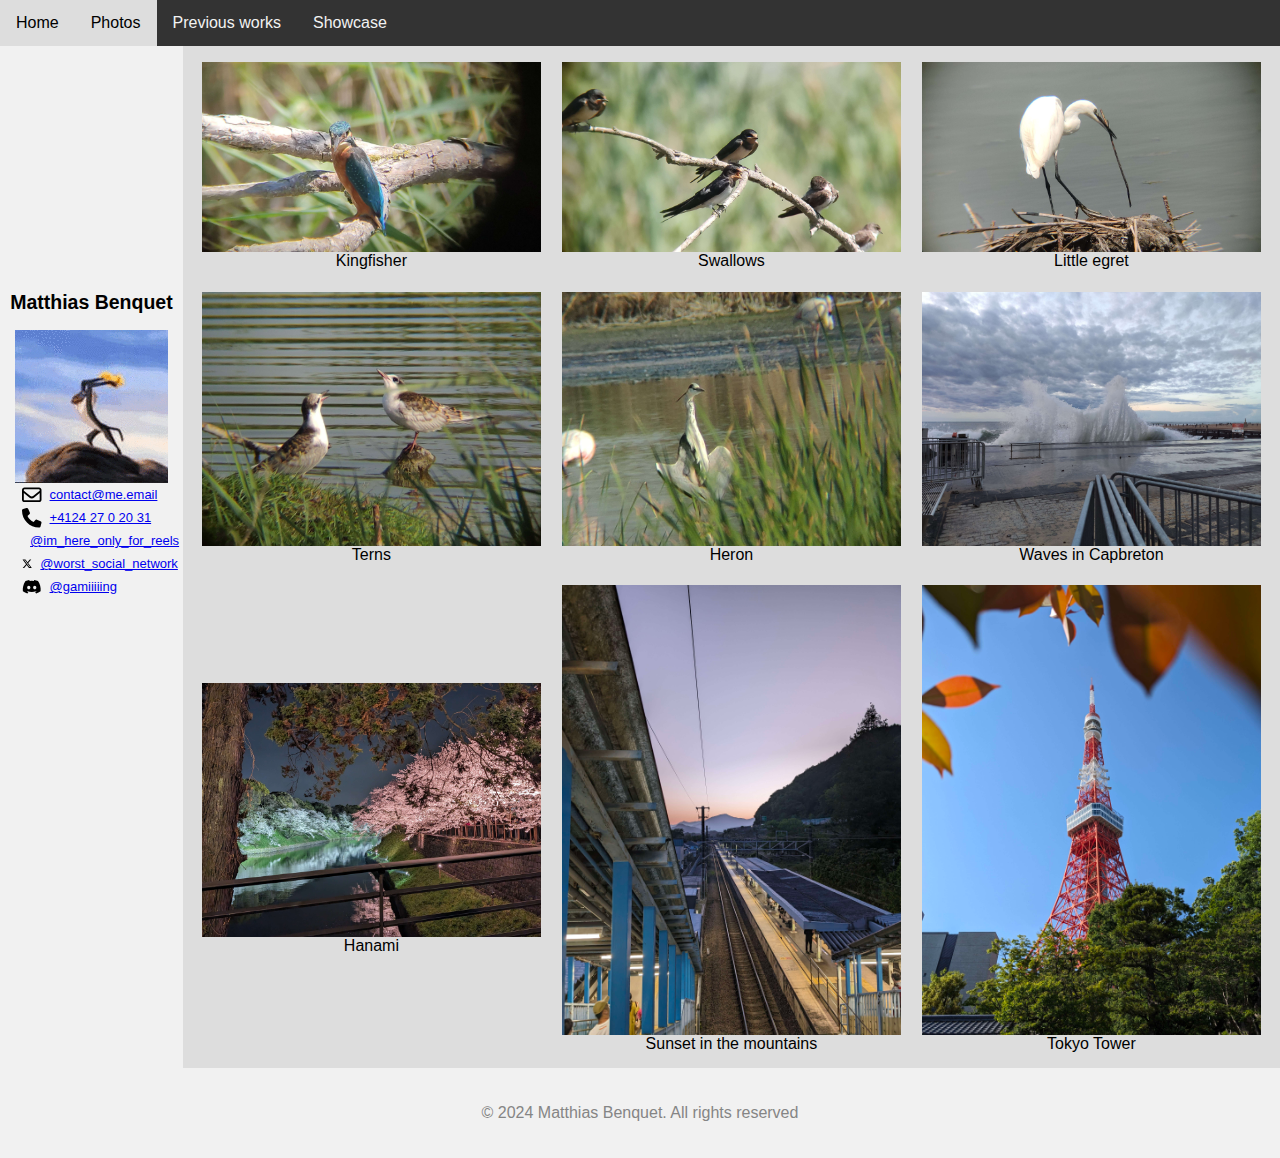
<file: pages/photos.html>
<!DOCTYPE html>
<html lang="en">
<head>
    <title>Midterm project</title>
    <meta charset="utf-8">
    <meta name="viewport" content="width=device-width, initial-scale=1">
    <link rel="stylesheet" href="../style.css">
</head>
<body>
    <div id="container">

        <div class="topnav">
            <a href="../index.html">Home</a>
            <a href="" class="nav-selected">Photos</a>
            <a href="previous-works.html">Previous works</a>
            <a href="showcase.html">Showcase</a>
        </div>
        <div class="contact-main">

            <div class="contact">
                <h2>Matthias Benquet</h2>
                <img id="rafiki_pp" src="../images/rafiki_pp.png" alt="profile picture" onmouseover="this.src = '../images/rafiki_pp.gif'" onmouseleave="this.src = '../images/rafiki_pp.png'">
                <div class="icon-container">
                    <svg xmlns="http://www.w3.org/2000/svg" class="icon" viewBox="0 0 512 512"><path d="M64 112c-8.8 0-16 7.2-16 16v22.1L220.5 291.7c20.7 17 50.4 17 71.1 0L464 150.1V128c0-8.8-7.2-16-16-16H64zM48 212.2V384c0 8.8 7.2 16 16 16H448c8.8 0 16-7.2 16-16V212.2L322 328.8c-38.4 31.5-93.7 31.5-132 0L48 212.2zM0 128C0 92.7 28.7 64 64 64H448c35.3 0 64 28.7 64 64V384c0 35.3-28.7 64-64 64H64c-35.3 0-64-28.7-64-64V128z"/></svg>
                <a href="https://www.youtube.com/watch?v=dQw4w9WgXcQ" target="_blank">contact@me.email</a>
            </div>
            <div class="icon-container">
                <svg xmlns="http://www.w3.org/2000/svg" class="icon" viewBox="0 0 512 512"><path d="M164.9 24.6c-7.7-18.6-28-28.5-47.4-23.2l-88 24C12.1 30.2 0 46 0 64C0 311.4 200.6 512 448 512c18 0 33.8-12.1 38.6-29.5l24-88c5.3-19.4-4.6-39.7-23.2-47.4l-96-40c-16.3-6.8-35.2-2.1-46.3 11.6L304.7 368C234.3 334.7 177.3 277.7 144 207.3L193.3 167c13.7-11.2 18.4-30 11.6-46.3l-40-96z"/></svg>
                <a href="https://www.youtube.com/shorts/O1PkhMFgbxU" target="_blank">+4124 27 0 20 31</a>
            </div>
            <div class="icon-container">
                <svg xmlns="http://www.w3.org/2000/svg" class="icon" viewBox="0 0 448 512"><path d="M224.1 141c-63.6 0-114.9 51.3-114.9 114.9s51.3 114.9 114.9 114.9S339 319.5 339 255.9 287.7 141 224.1 141zm0 189.6c-41.1 0-74.7-33.5-74.7-74.7s33.5-74.7 74.7-74.7 74.7 33.5 74.7 74.7-33.6 74.7-74.7 74.7zm146.4-194.3c0 14.9-12 26.8-26.8 26.8-14.9 0-26.8-12-26.8-26.8s12-26.8 26.8-26.8 26.8 12 26.8 26.8zm76.1 27.2c-1.7-35.9-9.9-67.7-36.2-93.9-26.2-26.2-58-34.4-93.9-36.2-37-2.1-147.9-2.1-184.9 0-35.8 1.7-67.6 9.9-93.9 36.1s-34.4 58-36.2 93.9c-2.1 37-2.1 147.9 0 184.9 1.7 35.9 9.9 67.7 36.2 93.9s58 34.4 93.9 36.2c37 2.1 147.9 2.1 184.9 0 35.9-1.7 67.7-9.9 93.9-36.2 26.2-26.2 34.4-58 36.2-93.9 2.1-37 2.1-147.8 0-184.8zM398.8 388c-7.8 19.6-22.9 34.7-42.6 42.6-29.5 11.7-99.5 9-132.1 9s-102.7 2.6-132.1-9c-19.6-7.8-34.7-22.9-42.6-42.6-11.7-29.5-9-99.5-9-132.1s-2.6-102.7 9-132.1c7.8-19.6 22.9-34.7 42.6-42.6 29.5-11.7 99.5-9 132.1-9s102.7-2.6 132.1 9c19.6 7.8 34.7 22.9 42.6 42.6 11.7 29.5 9 99.5 9 132.1s2.7 102.7-9 132.1z"/></svg>
                <a href="https://www.youtube.com/watch?v=7m1nUXFmtn4" target="_blank">@im_here_only_for_reels</a>
            </div>
            <div class="icon-container">
                <svg xmlns="http://www.w3.org/2000/svg" class="icon" viewBox="0 0 512 512"><path d="M389.2 48h70.6L305.6 224.2 487 464H345L233.7 318.6 106.5 464H35.8L200.7 275.5 26.8 48H172.4L272.9 180.9 389.2 48zM364.4 421.8h39.1L151.1 88h-42L364.4 421.8z"/></svg>
                <a href="https://www.youtube.com/watch?v=UQK5VcP72VA" target="_blank">@worst_social_network</a>
            </div>
            <div class="icon-container">
                <svg xmlns="http://www.w3.org/2000/svg" class="icon" viewBox="0 0 640 512"><path d="M524.5 69.8a1.5 1.5 0 0 0 -.8-.7A485.1 485.1 0 0 0 404.1 32a1.8 1.8 0 0 0 -1.9 .9 337.5 337.5 0 0 0 -14.9 30.6 447.8 447.8 0 0 0 -134.4 0 309.5 309.5 0 0 0 -15.1-30.6 1.9 1.9 0 0 0 -1.9-.9A483.7 483.7 0 0 0 116.1 69.1a1.7 1.7 0 0 0 -.8 .7C39.1 183.7 18.2 294.7 28.4 404.4a2 2 0 0 0 .8 1.4A487.7 487.7 0 0 0 176 479.9a1.9 1.9 0 0 0 2.1-.7A348.2 348.2 0 0 0 208.1 430.4a1.9 1.9 0 0 0 -1-2.6 321.2 321.2 0 0 1 -45.9-21.9 1.9 1.9 0 0 1 -.2-3.1c3.1-2.3 6.2-4.7 9.1-7.1a1.8 1.8 0 0 1 1.9-.3c96.2 43.9 200.4 43.9 295.5 0a1.8 1.8 0 0 1 1.9 .2c2.9 2.4 6 4.9 9.1 7.2a1.9 1.9 0 0 1 -.2 3.1 301.4 301.4 0 0 1 -45.9 21.8 1.9 1.9 0 0 0 -1 2.6 391.1 391.1 0 0 0 30 48.8 1.9 1.9 0 0 0 2.1 .7A486 486 0 0 0 610.7 405.7a1.9 1.9 0 0 0 .8-1.4C623.7 277.6 590.9 167.5 524.5 69.8zM222.5 337.6c-29 0-52.8-26.6-52.8-59.2S193.1 219.1 222.5 219.1c29.7 0 53.3 26.8 52.8 59.2C275.3 311 251.9 337.6 222.5 337.6zm195.4 0c-29 0-52.8-26.6-52.8-59.2S388.4 219.1 417.9 219.1c29.7 0 53.3 26.8 52.8 59.2C470.7 311 447.5 337.6 417.9 337.6z"/></svg>
                <a href="https://upload.wikimedia.org/wiktionary/en/a/a5/Shocked_Pikachu.png" target="_blank">@gamiiiiing</a>
            </div>
        </div>
    </div>
        
        <div class="content">
            <div id="photo-main">
                <div class="photo-container">
                    <img src="../images/IMG_20220802_121226_12.jpg" alt="martin-pecheur">
                    Kingfisher
                </div>
                <div class="photo-container">
                    <img src="../images/IMG_20220802_1239152.jpg" alt="hirondelles">
                    Swallows
                </div>
                <div class="photo-container">
                    <img src="../images/IMG_20220802_1243002.jpg" alt="aigrette-garzette">
                    Little egret
                </div>
                <div class="photo-container">
                    <img src="../images/IMG_20220812_0915252.jpg" alt="sternes">
                    Terns
                </div>
                <div class="photo-container">
                    <img src="../images/IMG_20220812_0930002.jpg" alt="heron">
                    Heron
                </div>
                <div class="photo-container">
                    <img src="../images/IMG_20231030_1800162.jpg" alt="vagues-capbreton">
                    Waves in Capbreton
                </div>
                <div class="photo-container">
                    <img src="../images/PXL_20240407_102126046.NIGHT.jpg" alt="hanami">
                    Hanami
                </div>
                <div class="photo-container">
                    <img src="../images/PXL_20240503_094525111.jpg" alt="sunset-mountains">
                    Sunset in the mountains
                </div>
                <div class="photo-container">
                    <img src="../images/PXL_20240505_065018690.MP.jpg" alt="tokyo-tower">
                    Tokyo Tower
                </div>
            </div>
        </div>
            
        <div class="footer">
            <p>&copy 2024 Matthias Benquet. All rights reserved</p>
        </div>
        
    </div>
</body>
</html>
</file>
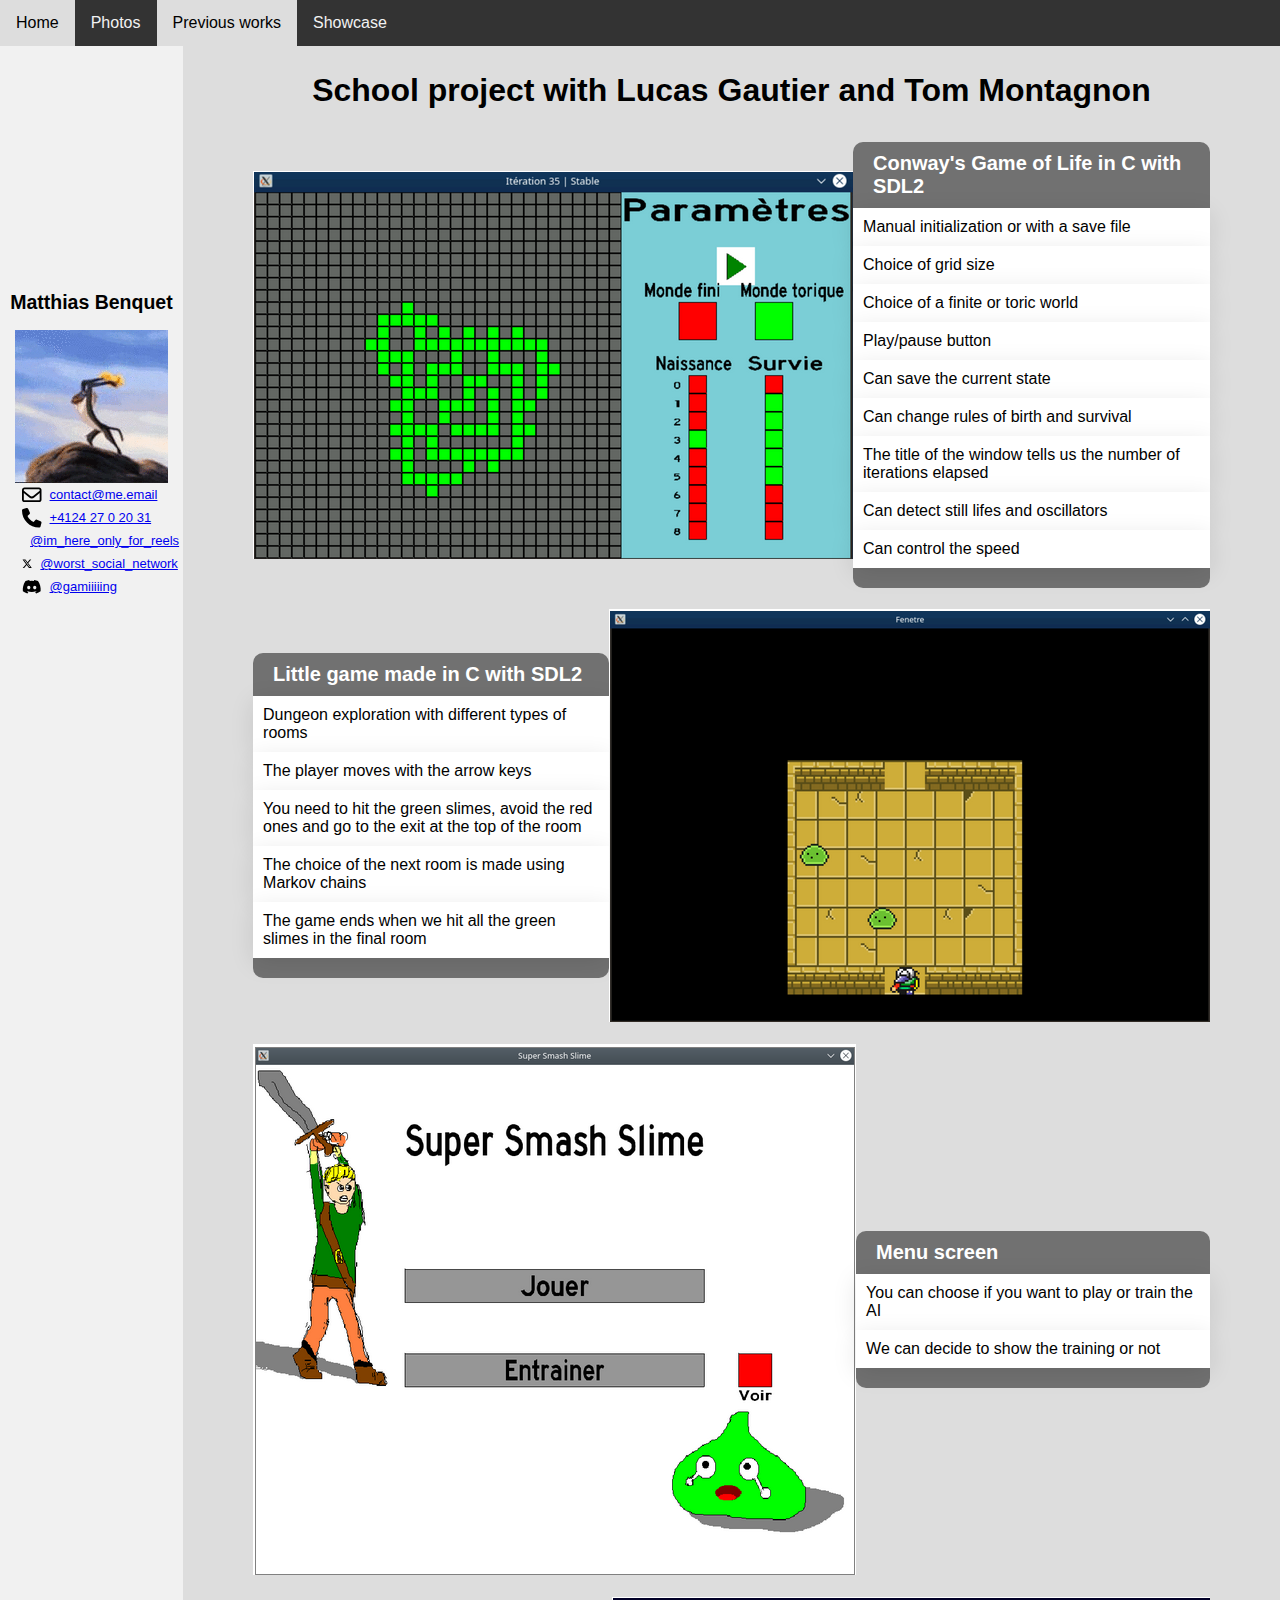
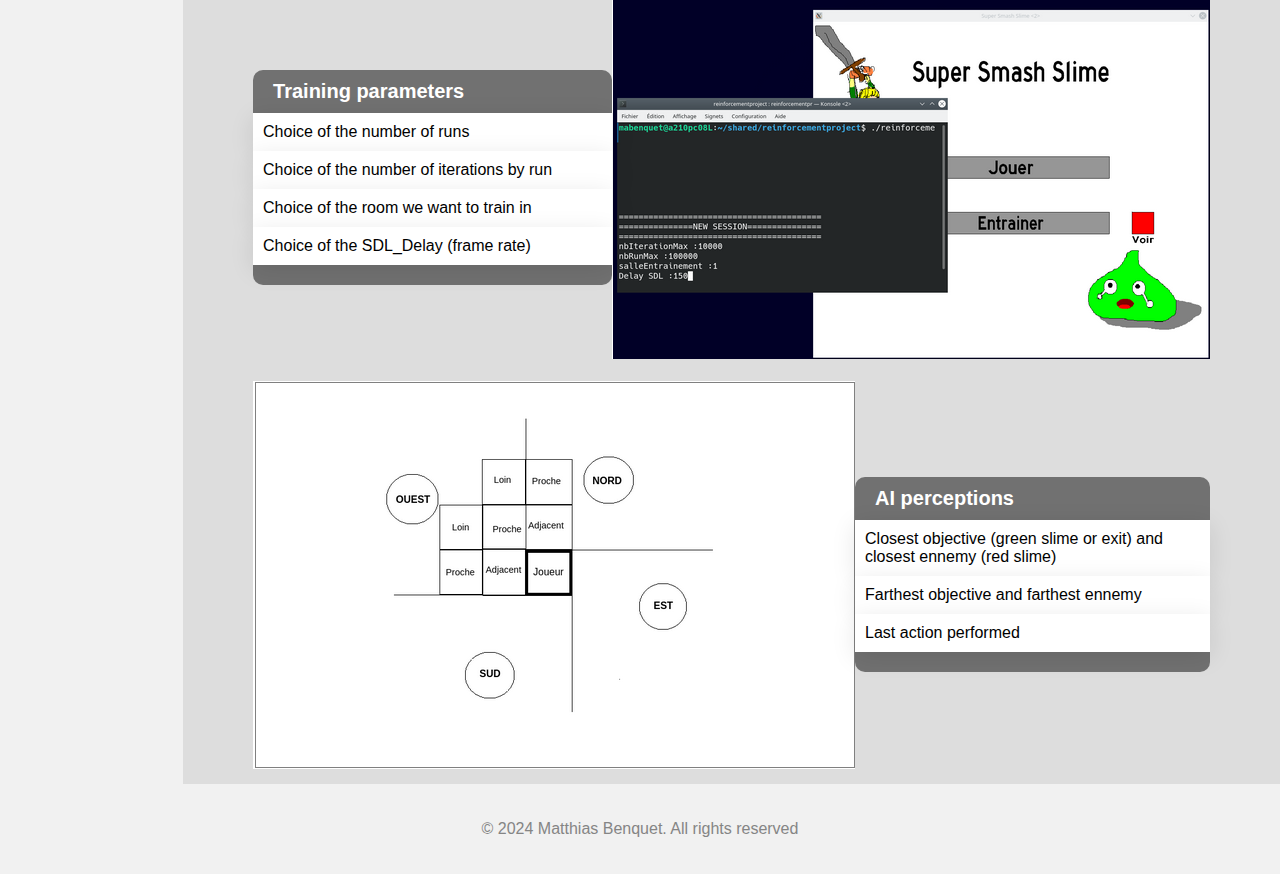
<file: pages/previous-works.html>
<!DOCTYPE html>
<html lang="en">
<head>
    <title>Midterm project</title>
    <meta charset="utf-8">
    <meta name="viewport" content="width=device-width, initial-scale=1">
    <link rel="stylesheet" href="../style.css">
</head>
<body>
    <div id="container">

        <div class="topnav">
            <a href="../index.html">Home</a>
            <a href="photos.html">Photos</a>
            <a href="" class="nav-selected">Previous works</a>
            <a href="showcase.html">Showcase</a>
        </div>

        <div class="contact-main">
            <div class="contact">
                <h2>Matthias Benquet</h2>
                <img id="rafiki_pp" src="../images/rafiki_pp.png" alt="profile picture" onmouseover="this.src = '../images/rafiki_pp.gif'" onmouseleave="this.src = '../images/rafiki_pp.png'">
                <div class="icon-container">
                    <svg xmlns="http://www.w3.org/2000/svg" class="icon" viewBox="0 0 512 512"><path d="M64 112c-8.8 0-16 7.2-16 16v22.1L220.5 291.7c20.7 17 50.4 17 71.1 0L464 150.1V128c0-8.8-7.2-16-16-16H64zM48 212.2V384c0 8.8 7.2 16 16 16H448c8.8 0 16-7.2 16-16V212.2L322 328.8c-38.4 31.5-93.7 31.5-132 0L48 212.2zM0 128C0 92.7 28.7 64 64 64H448c35.3 0 64 28.7 64 64V384c0 35.3-28.7 64-64 64H64c-35.3 0-64-28.7-64-64V128z"/></svg>
                    <a href="https://www.youtube.com/watch?v=dQw4w9WgXcQ" target="_blank">contact@me.email</a>
                </div>
                <div class="icon-container">
                    <svg xmlns="http://www.w3.org/2000/svg" class="icon" viewBox="0 0 512 512"><path d="M164.9 24.6c-7.7-18.6-28-28.5-47.4-23.2l-88 24C12.1 30.2 0 46 0 64C0 311.4 200.6 512 448 512c18 0 33.8-12.1 38.6-29.5l24-88c5.3-19.4-4.6-39.7-23.2-47.4l-96-40c-16.3-6.8-35.2-2.1-46.3 11.6L304.7 368C234.3 334.7 177.3 277.7 144 207.3L193.3 167c13.7-11.2 18.4-30 11.6-46.3l-40-96z"/></svg>
                    <a href="https://www.youtube.com/shorts/O1PkhMFgbxU" target="_blank">+4124 27 0 20 31</a>
                </div>
                <div class="icon-container">
                    <svg xmlns="http://www.w3.org/2000/svg" class="icon" viewBox="0 0 448 512"><path d="M224.1 141c-63.6 0-114.9 51.3-114.9 114.9s51.3 114.9 114.9 114.9S339 319.5 339 255.9 287.7 141 224.1 141zm0 189.6c-41.1 0-74.7-33.5-74.7-74.7s33.5-74.7 74.7-74.7 74.7 33.5 74.7 74.7-33.6 74.7-74.7 74.7zm146.4-194.3c0 14.9-12 26.8-26.8 26.8-14.9 0-26.8-12-26.8-26.8s12-26.8 26.8-26.8 26.8 12 26.8 26.8zm76.1 27.2c-1.7-35.9-9.9-67.7-36.2-93.9-26.2-26.2-58-34.4-93.9-36.2-37-2.1-147.9-2.1-184.9 0-35.8 1.7-67.6 9.9-93.9 36.1s-34.4 58-36.2 93.9c-2.1 37-2.1 147.9 0 184.9 1.7 35.9 9.9 67.7 36.2 93.9s58 34.4 93.9 36.2c37 2.1 147.9 2.1 184.9 0 35.9-1.7 67.7-9.9 93.9-36.2 26.2-26.2 34.4-58 36.2-93.9 2.1-37 2.1-147.8 0-184.8zM398.8 388c-7.8 19.6-22.9 34.7-42.6 42.6-29.5 11.7-99.5 9-132.1 9s-102.7 2.6-132.1-9c-19.6-7.8-34.7-22.9-42.6-42.6-11.7-29.5-9-99.5-9-132.1s-2.6-102.7 9-132.1c7.8-19.6 22.9-34.7 42.6-42.6 29.5-11.7 99.5-9 132.1-9s102.7-2.6 132.1 9c19.6 7.8 34.7 22.9 42.6 42.6 11.7 29.5 9 99.5 9 132.1s2.7 102.7-9 132.1z"/></svg>
                    <a href="https://www.youtube.com/watch?v=7m1nUXFmtn4" target="_blank">@im_here_only_for_reels</a>
                </div>
                <div class="icon-container">
                    <svg xmlns="http://www.w3.org/2000/svg" class="icon" viewBox="0 0 512 512"><path d="M389.2 48h70.6L305.6 224.2 487 464H345L233.7 318.6 106.5 464H35.8L200.7 275.5 26.8 48H172.4L272.9 180.9 389.2 48zM364.4 421.8h39.1L151.1 88h-42L364.4 421.8z"/></svg>
                    <a href="https://www.youtube.com/watch?v=UQK5VcP72VA" target="_blank">@worst_social_network</a>
                </div>
                <div class="icon-container">
                    <svg xmlns="http://www.w3.org/2000/svg" class="icon" viewBox="0 0 640 512"><path d="M524.5 69.8a1.5 1.5 0 0 0 -.8-.7A485.1 485.1 0 0 0 404.1 32a1.8 1.8 0 0 0 -1.9 .9 337.5 337.5 0 0 0 -14.9 30.6 447.8 447.8 0 0 0 -134.4 0 309.5 309.5 0 0 0 -15.1-30.6 1.9 1.9 0 0 0 -1.9-.9A483.7 483.7 0 0 0 116.1 69.1a1.7 1.7 0 0 0 -.8 .7C39.1 183.7 18.2 294.7 28.4 404.4a2 2 0 0 0 .8 1.4A487.7 487.7 0 0 0 176 479.9a1.9 1.9 0 0 0 2.1-.7A348.2 348.2 0 0 0 208.1 430.4a1.9 1.9 0 0 0 -1-2.6 321.2 321.2 0 0 1 -45.9-21.9 1.9 1.9 0 0 1 -.2-3.1c3.1-2.3 6.2-4.7 9.1-7.1a1.8 1.8 0 0 1 1.9-.3c96.2 43.9 200.4 43.9 295.5 0a1.8 1.8 0 0 1 1.9 .2c2.9 2.4 6 4.9 9.1 7.2a1.9 1.9 0 0 1 -.2 3.1 301.4 301.4 0 0 1 -45.9 21.8 1.9 1.9 0 0 0 -1 2.6 391.1 391.1 0 0 0 30 48.8 1.9 1.9 0 0 0 2.1 .7A486 486 0 0 0 610.7 405.7a1.9 1.9 0 0 0 .8-1.4C623.7 277.6 590.9 167.5 524.5 69.8zM222.5 337.6c-29 0-52.8-26.6-52.8-59.2S193.1 219.1 222.5 219.1c29.7 0 53.3 26.8 52.8 59.2C275.3 311 251.9 337.6 222.5 337.6zm195.4 0c-29 0-52.8-26.6-52.8-59.2S388.4 219.1 417.9 219.1c29.7 0 53.3 26.8 52.8 59.2C470.7 311 447.5 337.6 417.9 337.6z"/></svg>
                    <a href="https://upload.wikimedia.org/wiktionary/en/a/a5/Shocked_Pikachu.png" target="_blank">@gamiiiiing</a>
                </div>
            </div>
        </div>
            
        <div class="content">

            <h1>School project with Lucas Gautier and Tom Montagnon</h1>

            <div class="previous-work">
                <img src="../images/jeu-de-la-vie.png" id="jeu-de-la-vie" alt="jeu-de-la-vie">

                <div class="box">
                    <h2>Conway's Game of Life in C with SDL2</h2>
                    <ul>
                        <li>Manual initialization or with a save file</li>
                        <li>Choice of grid size</li>
                        <li>Choice of a finite or toric world</li>
                        <li>Play/pause button</li>
                        <li>Can save the current state</li>
                        <li>Can change rules of birth and survival</li>
                        <li>The title of the window tells us the number of iterations elapsed</li>
                        <li>Can detect still lifes and oscillators</li>
                        <li>Can control the speed</li>
                    </ul>
                </div>
  
  
            </div>
            <div class="previous-work">
                <img src="../images/super-smash-slime.png" id="super-smash-slime" alt="super-smash-slime">
                <div class="box">
                    <h2>Little game made in C with SDL2</h2>
                    <ul>
                        <li>Dungeon exploration with different types of rooms</li>
                        <li>The player moves with the arrow keys</li>
                        <li>You need to hit the green slimes, avoid the red ones and go to the exit at the top of the room</li>
                        <li>The choice of the next room is made using Markov chains</li>
                        <li>The game ends when we hit all the green slimes in the final room</li>
                    </ul>
                </div>
            </div>
            <div class="previous-work">
                <img src="../images/reinforcement-learning-menu.png" id="reinforcement-learning-menu" alt="reinforcement-learning-menu">
                
                <div class="box">
                    <h2>Menu screen</h2>
                    <ul>
                        <li>You can choose if you want to play or train the AI</li>
                        <li>We can decide to show the training or not</li>
                    </ul>
                </div>
            </div>
            <div class="previous-work">
                <img src="../images/reinforcement-learning-parameters.png" id="reinforcement-learning-parameters" alt="reinforcement-learning-parameters">
                <div class="box">
                    <h2>Training parameters</h2>
                    <ul>
                        <li>Choice of the number of runs</li>
                        <li>Choice of the number of iterations by run</li>
                        <li>Choice of the room we want to train in</li>
                        <li>Choice of the SDL_Delay (frame rate)</li>
                    </ul>
                </div>
            </div>
            <div class="previous-work">
                <img src="../images/reinforcement-learning-perception.png" id="reinforcement-learning-perception" alt="reinforcement-learning-perception">
                <div class="box">
                    <h2>AI perceptions</h2>
                    <ul>
                        <li>Closest objective (green slime or exit) and closest ennemy (red slime)</li>
                        <li>Farthest objective and farthest ennemy</li>
                        <li>Last action performed</li>
                    </ul>
                </div>
            </div>
        </div>
        
        <div class="footer">
            <p>&copy 2024 Matthias Benquet. All rights reserved</p>
        </div>
    </div>
    
</body>
</html>
</file>
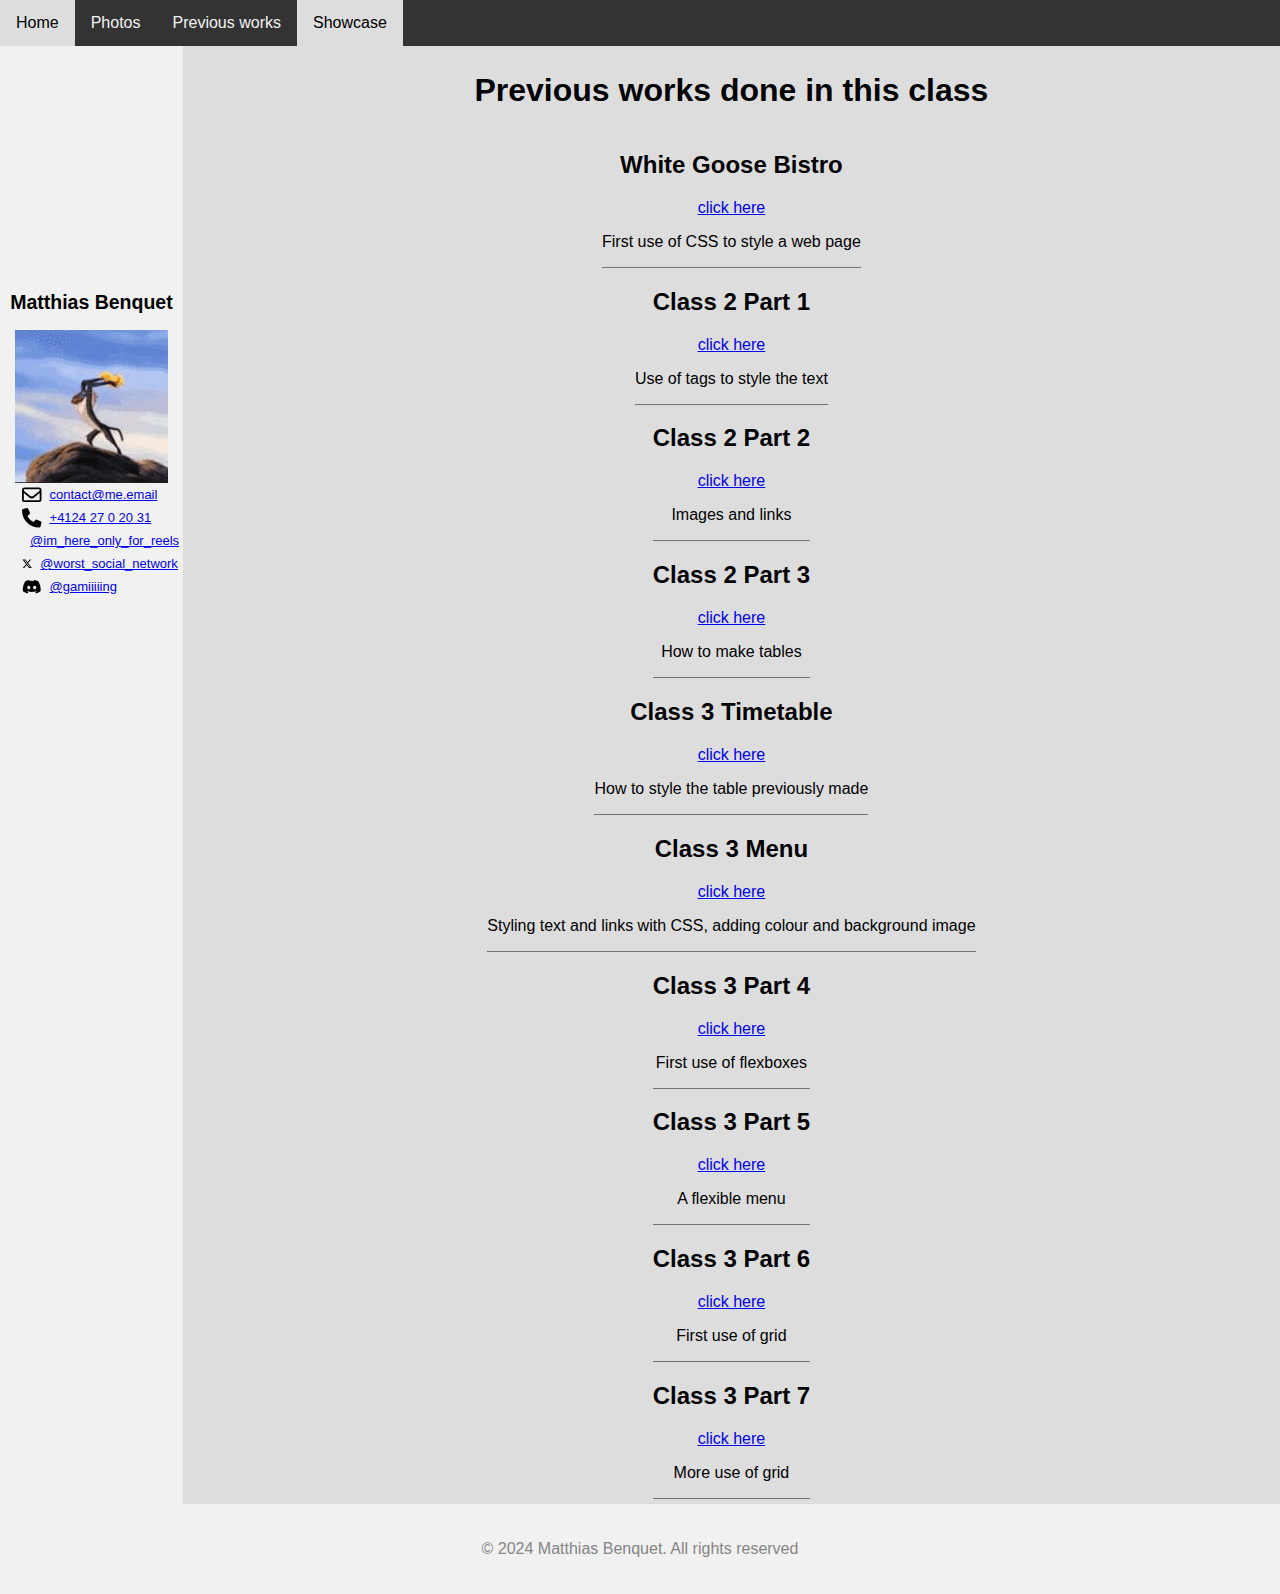
<file: pages/showcase.html>
<!DOCTYPE html>
<html lang="en">
<head>
    <title>Midterm project</title>
    <meta charset="utf-8">
    <meta name="viewport" content="width=device-width, initial-scale=1">
    <link rel="stylesheet" href="../style.css">
</head>
<body>
    <div id="container">

        <div class="topnav">
            <a href="../index.html">Home</a>
            <a href="photos.html">Photos</a>
            <a href="previous-works.html">Previous works</a>
            <a href="" class="nav-selected">Showcase</a>
        </div>
        <div class="contact-main">

            <div class="contact">
                <h2>Matthias Benquet</h2>
                <img id="rafiki_pp" src="../images/rafiki_pp.png" alt="profile picture" onmouseover="this.src = '../images/rafiki_pp.gif'" onmouseleave="this.src = '../images/rafiki_pp.png'">
                <div class="icon-container">
                    <svg xmlns="http://www.w3.org/2000/svg" class="icon" viewBox="0 0 512 512"><path d="M64 112c-8.8 0-16 7.2-16 16v22.1L220.5 291.7c20.7 17 50.4 17 71.1 0L464 150.1V128c0-8.8-7.2-16-16-16H64zM48 212.2V384c0 8.8 7.2 16 16 16H448c8.8 0 16-7.2 16-16V212.2L322 328.8c-38.4 31.5-93.7 31.5-132 0L48 212.2zM0 128C0 92.7 28.7 64 64 64H448c35.3 0 64 28.7 64 64V384c0 35.3-28.7 64-64 64H64c-35.3 0-64-28.7-64-64V128z"/></svg>
                    <a href="https://www.youtube.com/watch?v=dQw4w9WgXcQ" target="_blank">contact@me.email</a>
                </div>
                <div class="icon-container">
                    <svg xmlns="http://www.w3.org/2000/svg" class="icon" viewBox="0 0 512 512"><path d="M164.9 24.6c-7.7-18.6-28-28.5-47.4-23.2l-88 24C12.1 30.2 0 46 0 64C0 311.4 200.6 512 448 512c18 0 33.8-12.1 38.6-29.5l24-88c5.3-19.4-4.6-39.7-23.2-47.4l-96-40c-16.3-6.8-35.2-2.1-46.3 11.6L304.7 368C234.3 334.7 177.3 277.7 144 207.3L193.3 167c13.7-11.2 18.4-30 11.6-46.3l-40-96z"/></svg>
                    <a href="https://www.youtube.com/shorts/O1PkhMFgbxU" target="_blank">+4124 27 0 20 31</a>
                </div>
                    <div class="icon-container">
                    <svg xmlns="http://www.w3.org/2000/svg" class="icon" viewBox="0 0 448 512"><path d="M224.1 141c-63.6 0-114.9 51.3-114.9 114.9s51.3 114.9 114.9 114.9S339 319.5 339 255.9 287.7 141 224.1 141zm0 189.6c-41.1 0-74.7-33.5-74.7-74.7s33.5-74.7 74.7-74.7 74.7 33.5 74.7 74.7-33.6 74.7-74.7 74.7zm146.4-194.3c0 14.9-12 26.8-26.8 26.8-14.9 0-26.8-12-26.8-26.8s12-26.8 26.8-26.8 26.8 12 26.8 26.8zm76.1 27.2c-1.7-35.9-9.9-67.7-36.2-93.9-26.2-26.2-58-34.4-93.9-36.2-37-2.1-147.9-2.1-184.9 0-35.8 1.7-67.6 9.9-93.9 36.1s-34.4 58-36.2 93.9c-2.1 37-2.1 147.9 0 184.9 1.7 35.9 9.9 67.7 36.2 93.9s58 34.4 93.9 36.2c37 2.1 147.9 2.1 184.9 0 35.9-1.7 67.7-9.9 93.9-36.2 26.2-26.2 34.4-58 36.2-93.9 2.1-37 2.1-147.8 0-184.8zM398.8 388c-7.8 19.6-22.9 34.7-42.6 42.6-29.5 11.7-99.5 9-132.1 9s-102.7 2.6-132.1-9c-19.6-7.8-34.7-22.9-42.6-42.6-11.7-29.5-9-99.5-9-132.1s-2.6-102.7 9-132.1c7.8-19.6 22.9-34.7 42.6-42.6 29.5-11.7 99.5-9 132.1-9s102.7-2.6 132.1 9c19.6 7.8 34.7 22.9 42.6 42.6 11.7 29.5 9 99.5 9 132.1s2.7 102.7-9 132.1z"/></svg>
                    <a href="https://www.youtube.com/watch?v=7m1nUXFmtn4" target="_blank">@im_here_only_for_reels</a>
                </div>
                <div class="icon-container">
                    <svg xmlns="http://www.w3.org/2000/svg" class="icon" viewBox="0 0 512 512"><path d="M389.2 48h70.6L305.6 224.2 487 464H345L233.7 318.6 106.5 464H35.8L200.7 275.5 26.8 48H172.4L272.9 180.9 389.2 48zM364.4 421.8h39.1L151.1 88h-42L364.4 421.8z"/></svg>
                    <a href="https://www.youtube.com/watch?v=UQK5VcP72VA" target="_blank">@worst_social_network</a>
                </div>
                <div class="icon-container">
                    <svg xmlns="http://www.w3.org/2000/svg" class="icon" viewBox="0 0 640 512"><path d="M524.5 69.8a1.5 1.5 0 0 0 -.8-.7A485.1 485.1 0 0 0 404.1 32a1.8 1.8 0 0 0 -1.9 .9 337.5 337.5 0 0 0 -14.9 30.6 447.8 447.8 0 0 0 -134.4 0 309.5 309.5 0 0 0 -15.1-30.6 1.9 1.9 0 0 0 -1.9-.9A483.7 483.7 0 0 0 116.1 69.1a1.7 1.7 0 0 0 -.8 .7C39.1 183.7 18.2 294.7 28.4 404.4a2 2 0 0 0 .8 1.4A487.7 487.7 0 0 0 176 479.9a1.9 1.9 0 0 0 2.1-.7A348.2 348.2 0 0 0 208.1 430.4a1.9 1.9 0 0 0 -1-2.6 321.2 321.2 0 0 1 -45.9-21.9 1.9 1.9 0 0 1 -.2-3.1c3.1-2.3 6.2-4.7 9.1-7.1a1.8 1.8 0 0 1 1.9-.3c96.2 43.9 200.4 43.9 295.5 0a1.8 1.8 0 0 1 1.9 .2c2.9 2.4 6 4.9 9.1 7.2a1.9 1.9 0 0 1 -.2 3.1 301.4 301.4 0 0 1 -45.9 21.8 1.9 1.9 0 0 0 -1 2.6 391.1 391.1 0 0 0 30 48.8 1.9 1.9 0 0 0 2.1 .7A486 486 0 0 0 610.7 405.7a1.9 1.9 0 0 0 .8-1.4C623.7 277.6 590.9 167.5 524.5 69.8zM222.5 337.6c-29 0-52.8-26.6-52.8-59.2S193.1 219.1 222.5 219.1c29.7 0 53.3 26.8 52.8 59.2C275.3 311 251.9 337.6 222.5 337.6zm195.4 0c-29 0-52.8-26.6-52.8-59.2S388.4 219.1 417.9 219.1c29.7 0 53.3 26.8 52.8 59.2C470.7 311 447.5 337.6 417.9 337.6z"/></svg>
                    <a href="https://upload.wikimedia.org/wiktionary/en/a/a5/Shocked_Pikachu.png" target="_blank">@gamiiiiing</a>
                </div>
            </div>
        </div>
        
        <div class="content">
            <h1>Previous works done in this class</h1>

            <div class="tp-main">

                <div class="tp">
                    <h2>White Goose Bistro</h2>
                    <a href="../white-goose-bistro/index.html" target="_blank">click here</a>
                    <p>First use of CSS to style a web page</p>
                </div>
                
                <div class="tp">
                    <h2>Class 2 Part 1</h2>
                    <a href="../class2/part1/index.html" target="_blank">click here</a>
                    <p>Use of tags to style the text</p>
                </div>
                
                <div class="tp">
                    <h2>Class 2 Part 2</h2>
                    <a href="../class2/part2/index.html" target="_blank">click here</a>
                    <p>Images and links</p>
                </div>
                
                <div class="tp">
                    <h2>Class 2 Part 3</h2>
                    <a href="../class2/part3/index.html" target="_blank">click here</a>
                    <p>How to make tables</p>
                </div>
                
                <div class="tp">
                    <h2>Class 3 Timetable</h2>
                    <a href="../class3/material/timetable.html" target="_blank">click here</a>
                    <p>How to style the table previously made</p>
                </div>
                
                <div class="tp">
                    <h2>Class 3 Menu</h2>
                    <a href="../class3/material/menu.html" target="_blank">click here</a>
                    <p>Styling text and links with CSS, adding colour and background image</p>
                </div>

                <div class="tp">
                    <h2>Class 3 Part 4</h2>
                    <a href="../class3/material/part4/index.html" target="_blank">click here</a>
                    <p>First use of flexboxes</p>
                </div>
                
                <div class="tp">
                    <h2>Class 3 Part 5</h2>
                    <a href="../class3/material/part5/index.html" target="_blank">click here</a>
                    <p>A flexible menu</p>
                </div>
                
                <div class="tp">
                    <h2>Class 3 Part 6</h2>
                    <a href="../class3/material/part6/index.html" target="_blank">click here</a>
                    <p>First use of grid</p>
                </div>
                
                <div class="tp">
                    <h2>Class 3 Part 7</h2>
                    <a href="../class3/material/part7/index.html" target="_blank">click here</a>
                    <p>More use of grid</p>
                </div>
            </div>
            
        </div>
        
        <div class="footer">
            <p>&copy 2024 Matthias Benquet. All rights reserved</p>
        </div>
    </div>
        
</body>
</html>
</file>
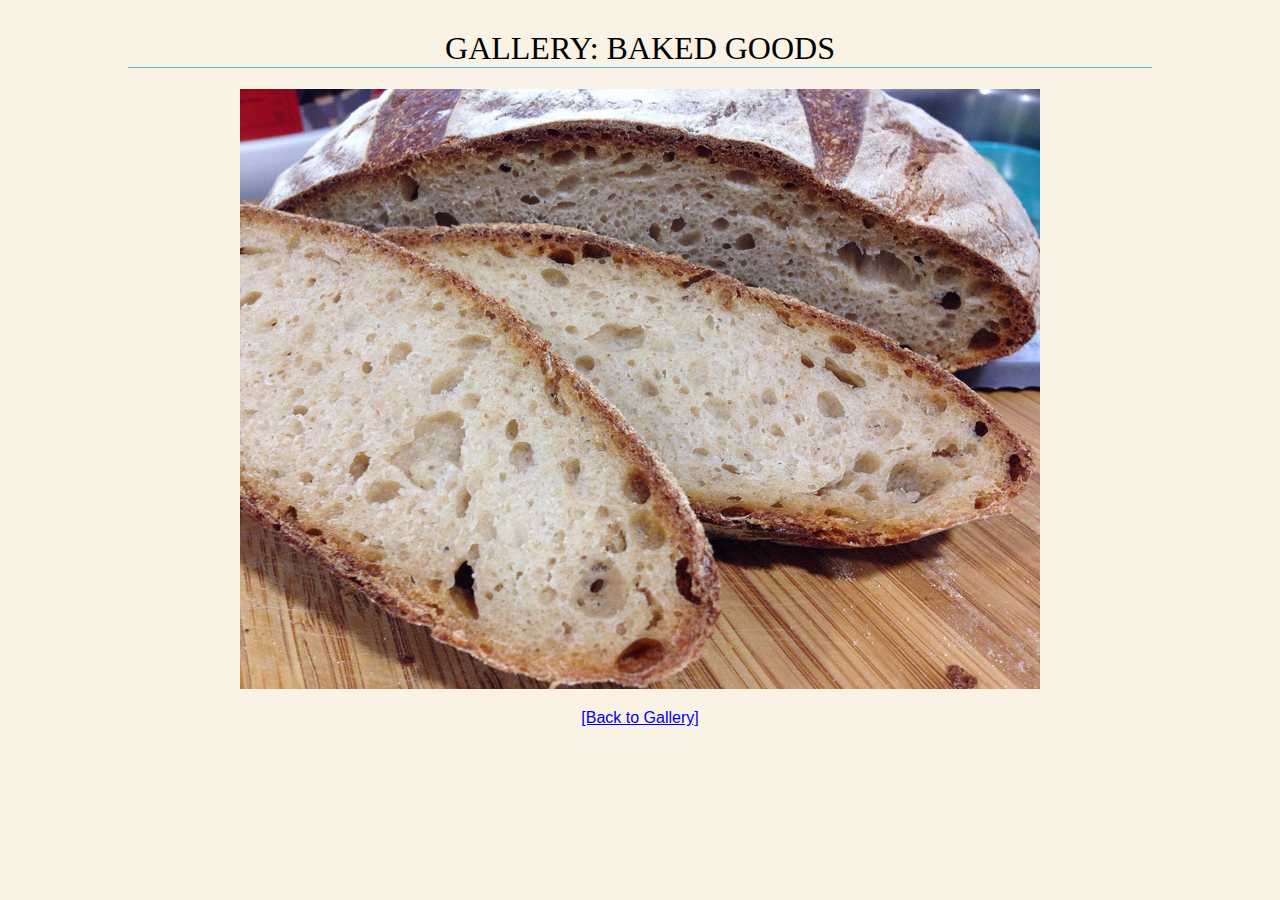
<file: class2/gallery/bread.html>
<!doctype html>
<html>
<head>
<meta charset="UTF-8">
<title>Gallery: Baked Goods</title>
<style>
body {
  background-color: #faf2e4;
  margin: 0 10%;
  font-family: sans-serif;
  text-align: center;
  }

h1 {
  text-align: center;
  font-family: serif;
  font-weight: normal;
  text-transform: uppercase;
  border-bottom: 1px solid #57b1dc;
  margin-top: 30px;
}

h2 {
  color: #d1633c;
  font-size: 1em;
}
</style>

</head>

<body>

<h1>Gallery: Baked Goods</h1>
<p><img src="photos/bread-800.jpg" alt="close-up of sliced rustic bread" width="800" height="600"></p>
<p><a href="index.html">[Back to Gallery]</a></p>
</body>
</html>
</file>
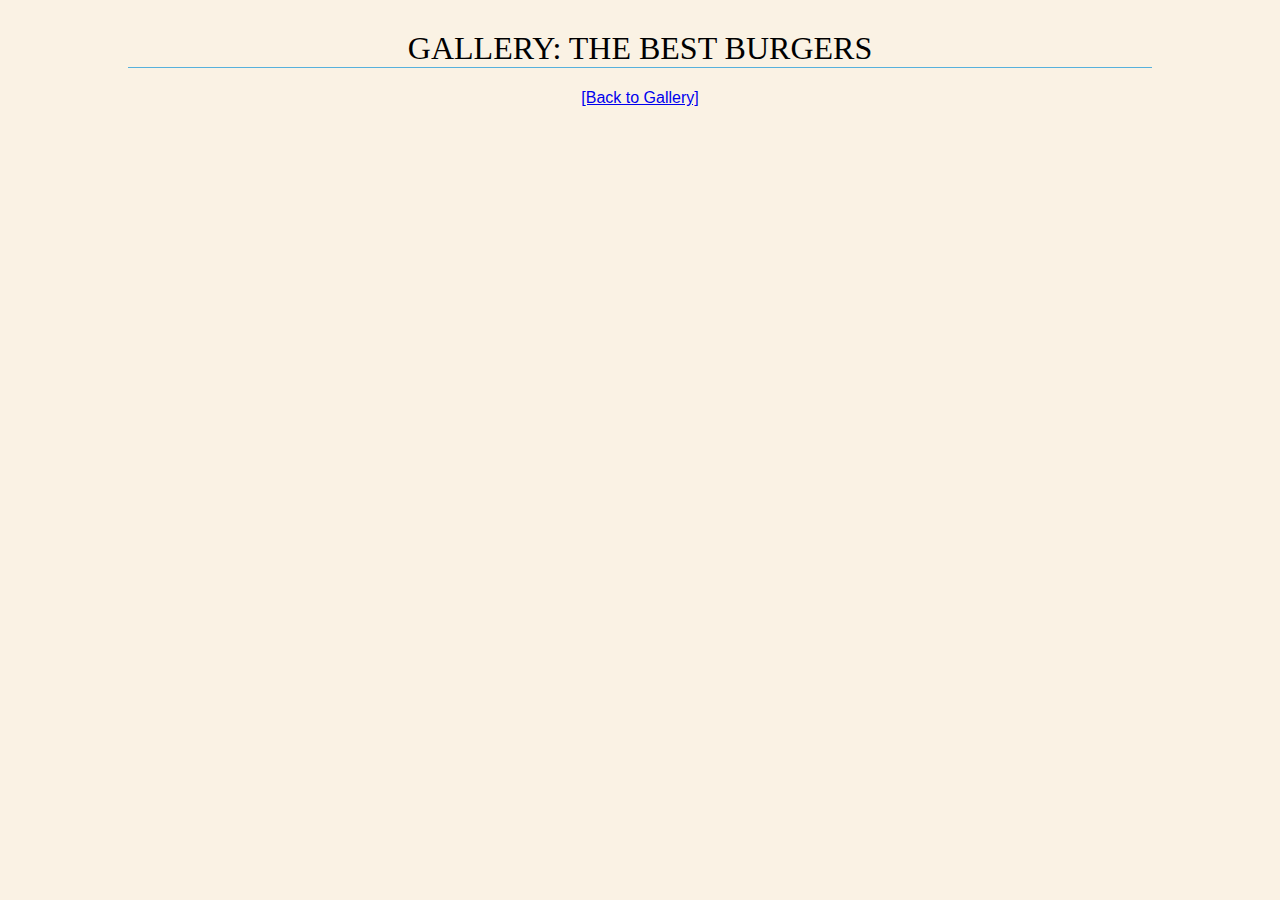
<file: class2/gallery/burgers.html>
<!doctype html>
<html>
<head>
<meta charset="UTF-8">
<title>Gallery: Burgers</title>
<style>
body {
  background-color: #faf2e4;
  margin: 0 10%;
  font-family: sans-serif;
  text-align: center;
  }

h1 {
  text-align: center;
  font-family: serif;
  font-weight: normal;
  text-transform: uppercase;
  border-bottom: 1px solid #57b1dc;
  margin-top: 30px;
}

</style>

</head>

<body>

<h1>Gallery: The Best Burgers</h1>

<p></p>

<p><a href="index.html">[Back to Gallery]</a></p>

</body>
</html>
</file>
<file: style.css>
html {
    box-sizing: border-box;
}

* {
    box-sizing: inherit;
}

body {
    margin: 0;
    font-family: Arial, Helvetica, sans-serif;
    font-size: 100%;
}

#container {
    min-height: 100vh;
    display: grid;
    grid-template-rows: auto 1fr 10vh;
    grid-template-columns: 1fr 6fr;
    grid-template-areas: 
        "header header"
        "contact content"
        "footer footer";
}

/* Style the top navigation bar */
.topnav {
    overflow: hidden;
    background-color: #333;
    grid-area: header;
    position: sticky;
    top: 0;
    z-index: 1;
}

/* Style the topnav links */
.topnav a {
    float: left;
    display: block;
    color: #f2f2f2;
    text-align: center;
    padding: 14px 16px;
    text-decoration: none;
}

/* Change color on hover */
.topnav a:hover {
    background-color: #ddd;
    color: black;
}

.contact-main {
    height: 100%;
    background-color: #f1f1f1;
    padding: 0;
    margin: 0;
}

/* Style the contact */
.contact {
    background-color: #f1f1f1;
    grid-area: contact;
    padding: 5px;
    display: flex;
    justify-content: center;
    align-items: center;
    flex-direction: column;
    font-size: small;
    position: sticky;
    top: 30vh;
}

/* Style the content */
.content {
    background-color: #ddd;
    grid-area: content;
    padding: 5px;
}

.content h1 {
    text-align: center;
}

.index-content {
    display: flex;
    align-items: center;
}

/* Style the footer */
.footer {
    background-color: #f1f1f1;
    grid-area: footer;
    color: #858585;
    display: flex;
    justify-content: center;
    align-items: center;
}

/* Underline selected navigation link */
.topnav a.nav-selected {
    background-color: #ddd;
    color: black;
}

.icon {
    width: 1.5em;
    height: 1.5em;
    vertical-align: -0.125em;
    margin-right: 5%;
}

.icon-container {
    display: flex;
    flex-direction: row;
    justify-content: left;
    align-items: center;
    width: 100%;
    padding-left: 10%;
    padding-top: 1%;
    padding-bottom: 1%;
}

#photo-main {
    display: flex;
    flex-wrap: wrap;
    justify-content: center;
    padding: 0;
    margin: 0;
}

.photo-container {
    display: flex;
    flex-direction: column;
    justify-content: center;
    align-items: center;
    width: 360px;
    padding: 1%;
}

.photo-container img {
    width: 100%;
    height: auto;
}

.previous-work {
    display: flex;
    justify-content: space-around;
    align-items: center;
    width: 90%;
    padding: 1%;
    margin: auto;
}

#jeu-de-la-vie, #reinforcement-learning-menu, #reinforcement-learning-perception {
    order: -1;
}

#super-smash-slime, #reinforcement-learning-parameters {
    order: 1;
}

.box {
    width: 400px;
    border-bottom: 20px solid #717171;
    border-bottom-left-radius: 10px;
    border-bottom-right-radius: 10px;
  }
  .box h2 {
    color: #fff;
    background: #717171;
    padding: 10px 20px;
    font-size: 20px;
    font-weight: 700;
    border-top-left-radius: 10px;
    border-top-right-radius: 10px;
    margin: 0;
  }
  .box ul {
    position: relative;
    background: #fff;
    list-style-type: none;
    padding: 0;
    margin: 0;
  }
  .box ul:hover li {
    opacity: 0.2;
  }
  .box ul li {
    list-style: none;
    padding: 10px;
    width: 100%;
    background: #fff;
    box-shadow: 0 5px 25px rgba(0, 0, 0, 0.1);
    transition: transform 0.5s;
  }
  .box ul li:hover {
    transform: scale(1.1);
    z-index: 5;
    background: #717171;
    box-shadow: 0 5px 25px rgba(0, 0, 0, 0.2);
    color: #fff;
    opacity: 1;
  }
  
  .tp-main {
    display: flex;
    flex-direction: column;
    align-items: center;
    justify-content: center;
    width: 100%;
    padding: 0;
    margin: 0;
}

.tp {
    display: flex;
    flex-direction: column;
    align-items: center;
    border-bottom: 1px solid #717171;
}
</file>
